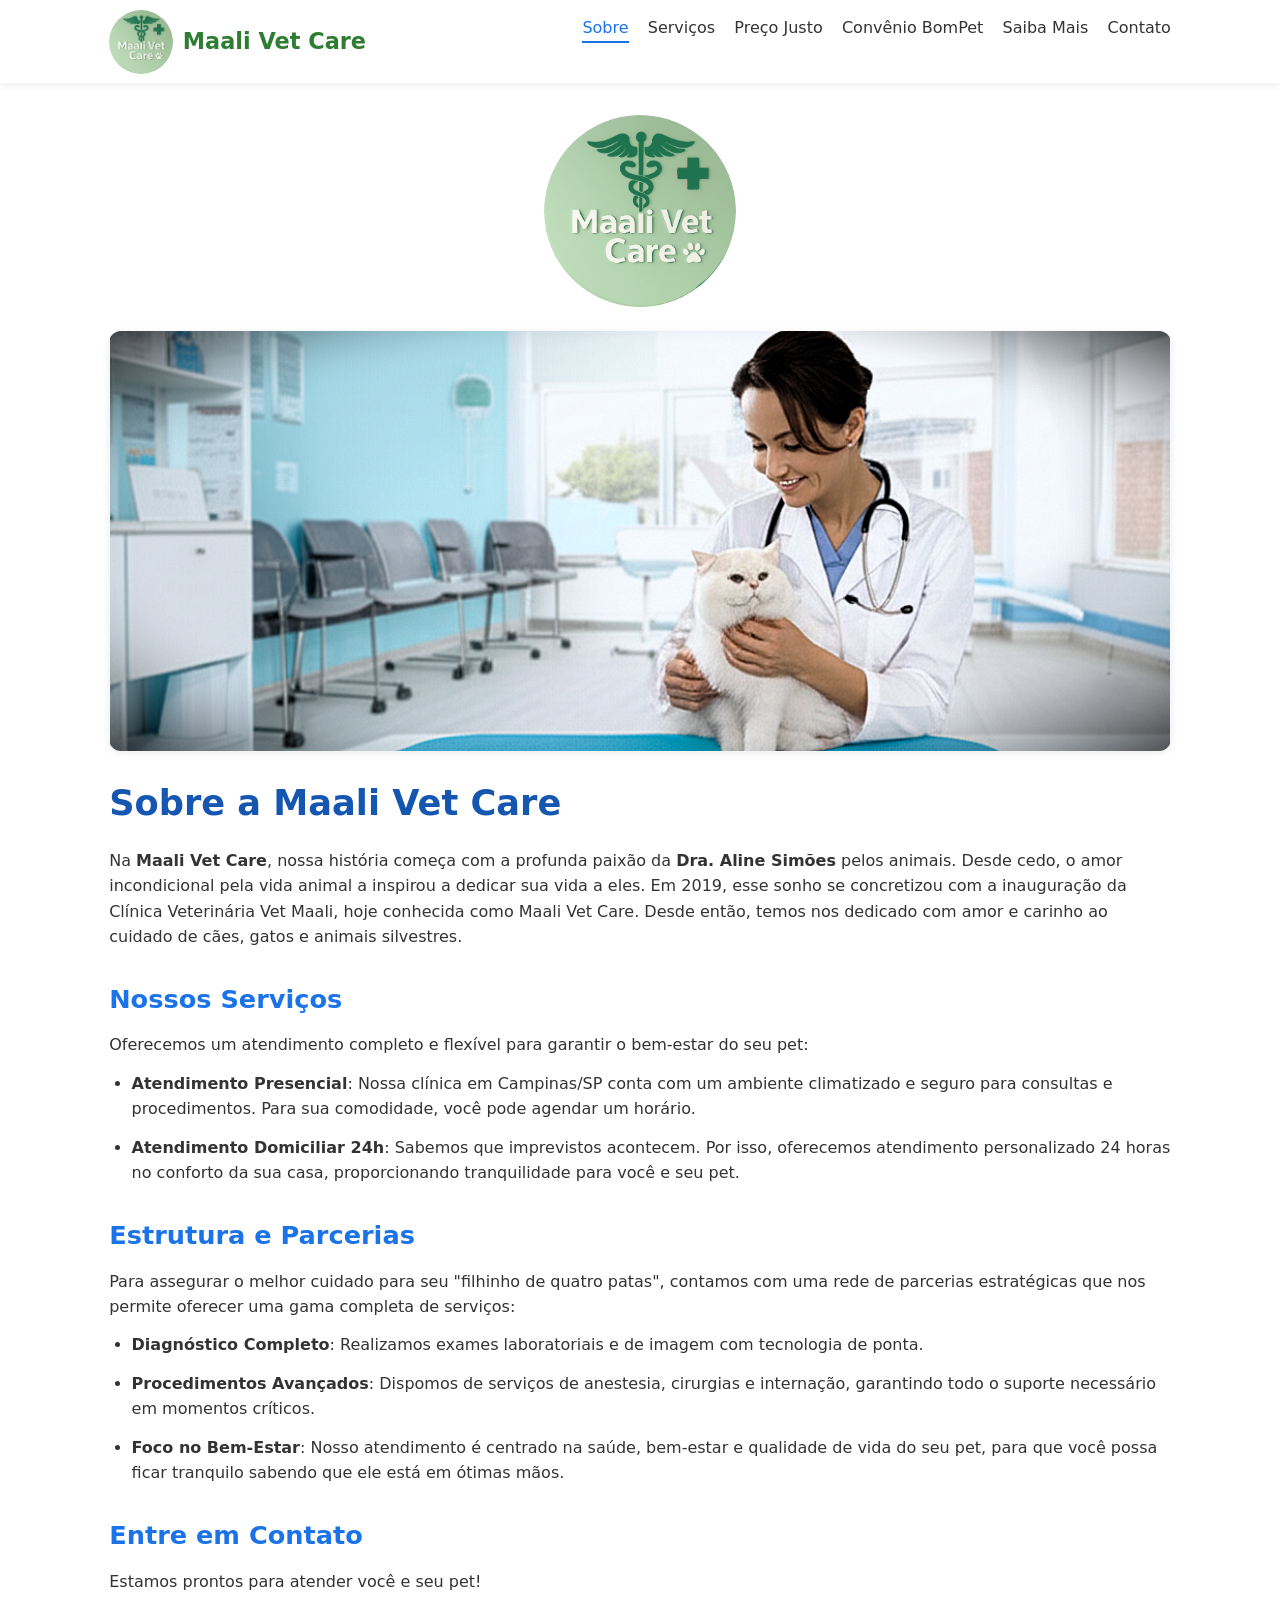
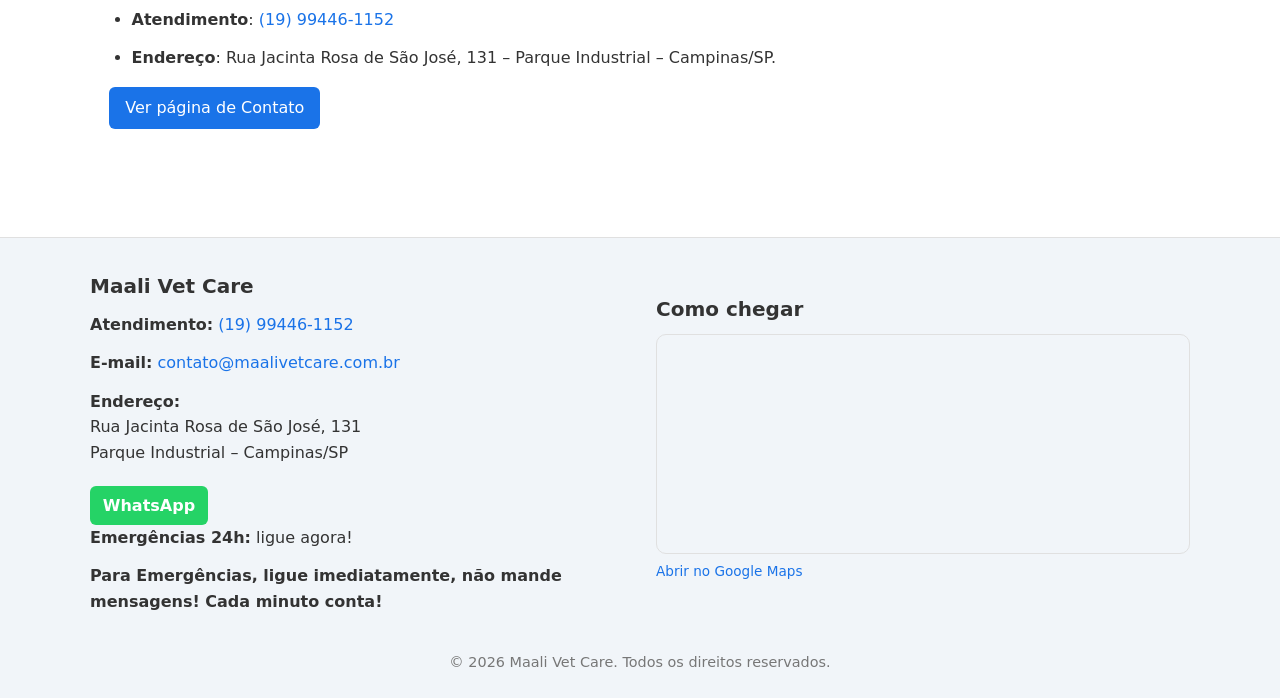
<file: index.html>
<!DOCTYPE html>
<html lang="pt-BR">
<head>
  <meta charset="UTF-8">
  <meta name="viewport" content="width=device-width, initial-scale=1.0">
  <title>Maali Vet Care - Clínica Veterinária em Campinas</title>
  <meta name="description" content="Maali Vet Care: atendimento veterinário presencial e domiciliar 24h em Campinas/SP. Dra. Aline Simões. Cuidado com amor para cães, gatos e silvestres.">
  <link rel="stylesheet" href="css/style.css">
</head>
<body>
  <header>
    <div class="header-inner">
      <a href="index.html" class="logo">
        <img src="imagens/logo.png" alt="Maali Vet Care" onerror="this.style.display='none'">
        <span>Maali <span>Vet Care</span></span>
      </a>
      <nav>
        <ul>
          <li><a href="index.html" class="active">Sobre</a></li>
          <li><a href="servicos.html">Serviços</a></li>
          <li><a href="preco-justo.html">Preço Justo</a></li>
          <li><a href="convenio-bompet.html">Convênio BomPet</a></li>
          <li><a href="saiba-mais.html">Saiba Mais</a></li>
          <li><a href="contato.html">Contato</a></li>
        </ul>
      </nav>
    </div>
  </header>

  <main>
    <div style="text-align:center; margin-bottom:1.5rem;">
      <a href="index.html">
        <img src="imagens/logo.png" alt="Maali Vet Care" style="height:192px; width:auto; margin:0 auto; border-radius:50%;">
      </a>
    </div>

    <img src="imagens/Sobre.png" alt="Dra. Aline Simões com um gato na clínica Maali Vet Care" class="hero-img">

    <h1>Sobre a Maali Vet Care</h1>

    <p>Na <strong>Maali Vet Care</strong>, nossa história começa com a profunda paixão da <strong>Dra. Aline Simões</strong> pelos animais. Desde cedo, o amor incondicional pela vida animal a inspirou a dedicar sua vida a eles. Em 2019, esse sonho se concretizou com a inauguração da Clínica Veterinária Vet Maali, hoje conhecida como Maali Vet Care. Desde então, temos nos dedicado com amor e carinho ao cuidado de cães, gatos e animais silvestres.</p>

    <h2>Nossos Serviços</h2>
    <p>Oferecemos um atendimento completo e flexível para garantir o bem-estar do seu pet:</p>
    <ul>
      <li><strong>Atendimento Presencial</strong>: Nossa clínica em Campinas/SP conta com um ambiente climatizado e seguro para consultas e procedimentos. Para sua comodidade, você pode agendar um horário.</li>
      <li><strong>Atendimento Domiciliar 24h</strong>: Sabemos que imprevistos acontecem. Por isso, oferecemos atendimento personalizado 24 horas no conforto da sua casa, proporcionando tranquilidade para você e seu pet.</li>
    </ul>

    <h2>Estrutura e Parcerias</h2>
    <p>Para assegurar o melhor cuidado para seu "filhinho de quatro patas", contamos com uma rede de parcerias estratégicas que nos permite oferecer uma gama completa de serviços:</p>
    <ul>
      <li><strong>Diagnóstico Completo</strong>: Realizamos exames laboratoriais e de imagem com tecnologia de ponta.</li>
      <li><strong>Procedimentos Avançados</strong>: Dispomos de serviços de anestesia, cirurgias e internação, garantindo todo o suporte necessário em momentos críticos.</li>
      <li><strong>Foco no Bem-Estar</strong>: Nosso atendimento é centrado na saúde, bem-estar e qualidade de vida do seu pet, para que você possa ficar tranquilo sabendo que ele está em ótimas mãos.</li>
    </ul>

    <h2>Entre em Contato</h2>
    <p>Estamos prontos para atender você e seu pet!</p>
    <ul>
      <li><strong>Atendimento</strong>: <a href="https://wa.me/5519994461152" target="_blank">(19) 99446-1152</a></li>
      <li><strong>Endereço</strong>: Rua Jacinta Rosa de São José, 131 – Parque Industrial – Campinas/SP.</li>
    </ul>
    <p><a href="contato.html" class="btn">Ver página de Contato</a></p>
  </main>

  <footer>
    <div class="footer-inner">
      <div class="footer-contact">
        <h3>Maali Vet Care</h3>
        <p><strong>Atendimento:</strong> <a href="https://wa.me/5519994461152" target="_blank">(19) 99446-1152</a></p>
        <p><strong>E-mail:</strong> <a href="mailto:contato@maalivetcare.com.br">contato@maalivetcare.com.br</a></p>
        <p><strong>Endereço:</strong><br>Rua Jacinta Rosa de São José, 131<br>Parque Industrial – Campinas/SP</p>
        <a href="https://wa.me/5519994461152" class="whatsapp" target="_blank">WhatsApp</a>
        <p><strong>Emergências 24h:</strong> ligue agora!</p>
        <p><strong>Para Emergências, ligue imediatamente, não mande mensagens! Cada minuto conta!</strong></p>
      </div>
      <div>
        <h3>Como chegar</h3>
        <div class="map-container">
          <iframe src="https://www.google.com/maps/embed?pb=!1m18!1m12!1m3!1d3674.707929248008!2d-47.08571422568373!3d-22.924141279242857!2m3!1f0!2f0!3f0!3m2!1i1024!2i768!4f13.1!3m3!1m2!1s0x94c8c7ed9b0084cd%3A0x182d134906885b27!2sMaali%20Vet%20Care%20Cl%C3%ADnica%20Veterin%C3%A1ria!5e0!3m2!1spt-BR!2sbr!4v1791651511752!5m2!1spt-BR!2sbr" allowfullscreen="" loading="lazy" referrerpolicy="no-referrer-when-downgrade"></iframe>
        </div>
        <p style="font-size:0.85rem; margin-top:0.4rem;"><a href="https://www.google.com/maps/search/?api=1&query=Rua+Jacinta+Rosa+de+S%C3%A3o+Jos%C3%A9+131+Parque+Industrial+Campinas+SP" target="_blank">Abrir no Google Maps</a></p>
      </div>
    </div>
    <div class="copyright">© 2026 Maali Vet Care. Todos os direitos reservados.</div>
  </footer>
</body>
</html>
</file>
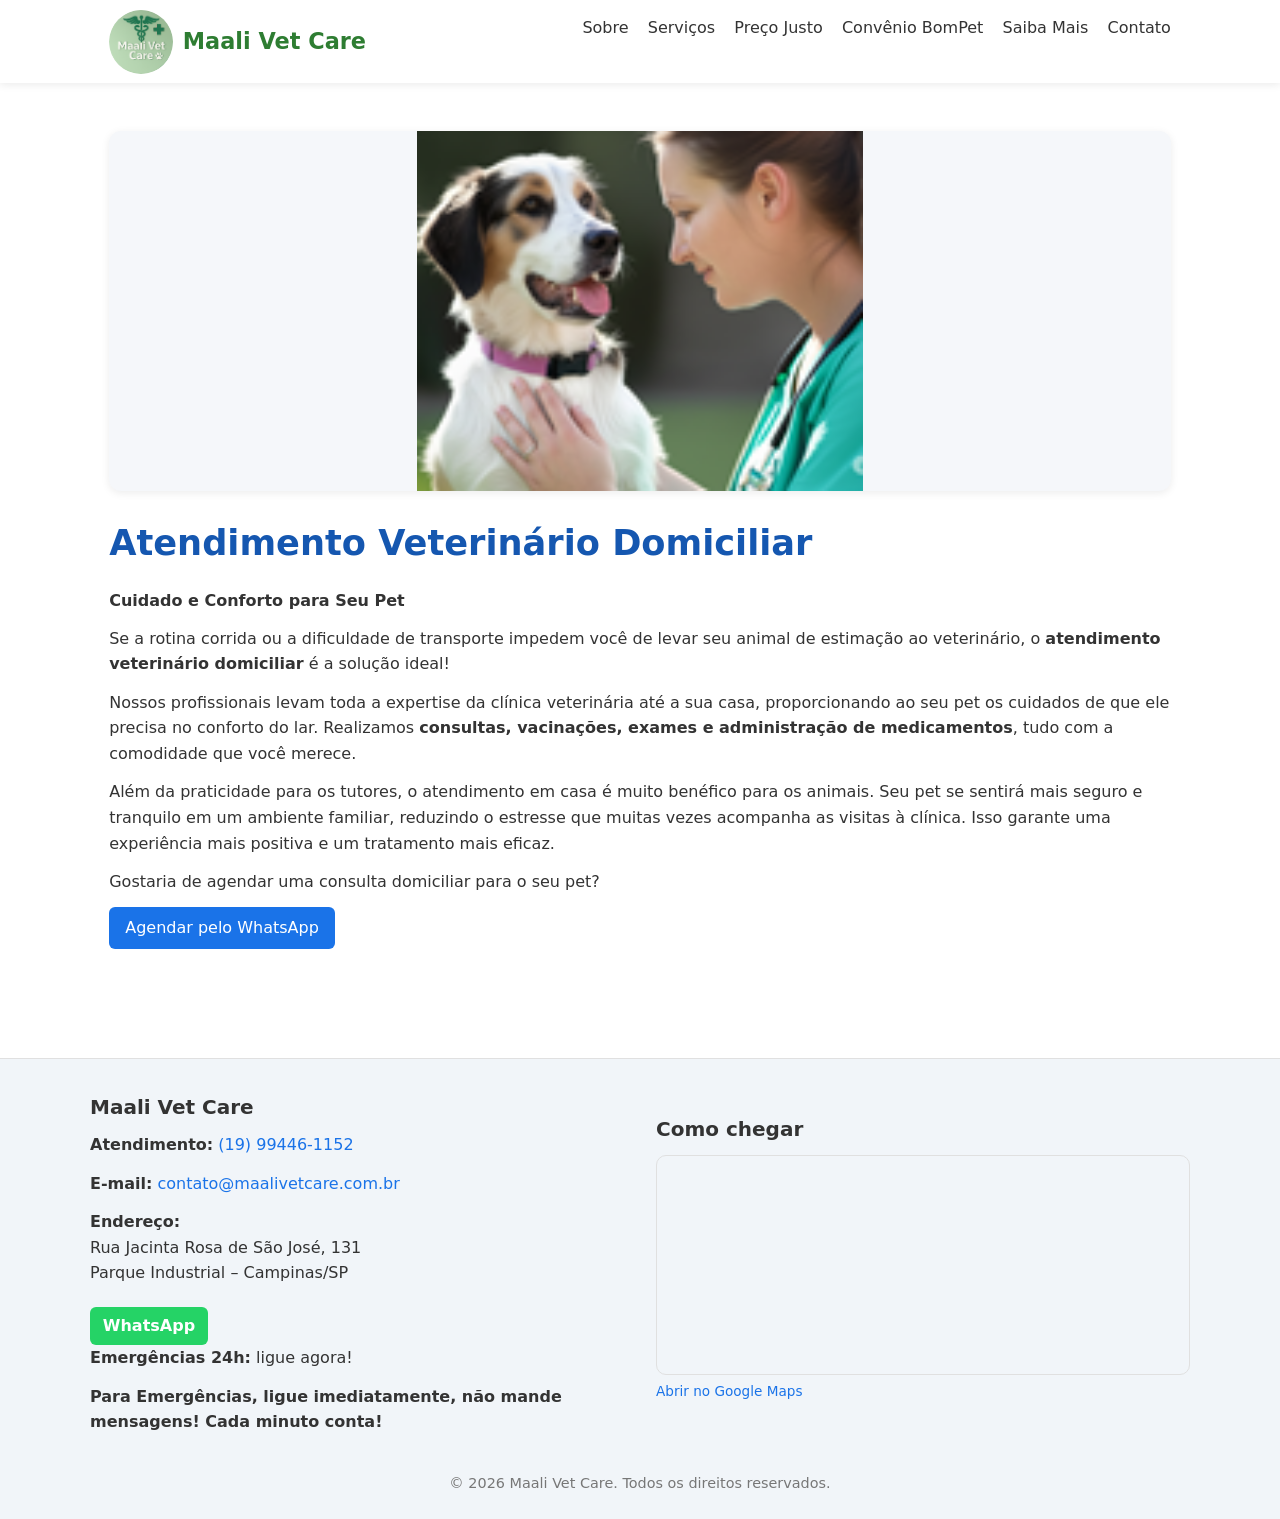
<file: atendimento-domiciliar.html>
<!DOCTYPE html>
<html lang="pt-BR">
<head>
  <meta charset="UTF-8">
  <meta name="viewport" content="width=device-width, initial-scale=1.0">
  <title>Atendimento Domiciliar - Maali Vet Care</title>
  <link rel="stylesheet" href="css/style.css">
</head>
<body>
  <header>
    <div class="header-inner">
      <a href="index.html" class="logo">
        <img src="imagens/logo.png" alt="Maali Vet Care" onerror="this.style.display='none'">
        <span>Maali <span>Vet Care</span></span>
      </a>
      <nav>
        <ul>
          <li><a href="index.html">Sobre</a></li>
          <li><a href="servicos.html">Serviços</a></li>
          <li><a href="preco-justo.html">Preço Justo</a></li>
          <li><a href="convenio-bompet.html">Convênio BomPet</a></li>
          <li><a href="saiba-mais.html">Saiba Mais</a></li>
          <li><a href="contato.html">Contato</a></li>
        </ul>
      </nav>
    </div>
  </header>

  <main>
    <img src="imagens/Atendimento Domiciliar.png" alt="Atendimento veterinário domiciliar" class="page-img">

    <h1>Atendimento Veterinário Domiciliar</h1>
    <p><strong>Cuidado e Conforto para Seu Pet</strong></p>

    <p>Se a rotina corrida ou a dificuldade de transporte impedem você de levar seu animal de estimação ao veterinário, o <strong>atendimento veterinário domiciliar</strong> é a solução ideal!</p>

    <p>Nossos profissionais levam toda a expertise da clínica veterinária até a sua casa, proporcionando ao seu pet os cuidados de que ele precisa no conforto do lar. Realizamos <strong>consultas, vacinações, exames e administração de medicamentos</strong>, tudo com a comodidade que você merece.</p>

    <p>Além da praticidade para os tutores, o atendimento em casa é muito benéfico para os animais. Seu pet se sentirá mais seguro e tranquilo em um ambiente familiar, reduzindo o estresse que muitas vezes acompanha as visitas à clínica. Isso garante uma experiência mais positiva e um tratamento mais eficaz.</p>

    <p>Gostaria de agendar uma consulta domiciliar para o seu pet?</p>
    <p><a href="https://wa.me/5519994461152" class="btn" target="_blank">Agendar pelo WhatsApp</a></p>
  </main>

  <footer>
    <div class="footer-inner">
      <div class="footer-contact">
        <h3>Maali Vet Care</h3>
        <p><strong>Atendimento:</strong> <a href="https://wa.me/5519994461152" target="_blank">(19) 99446-1152</a></p>
        <p><strong>E-mail:</strong> <a href="mailto:contato@maalivetcare.com.br">contato@maalivetcare.com.br</a></p>
        <p><strong>Endereço:</strong><br>Rua Jacinta Rosa de São José, 131<br>Parque Industrial – Campinas/SP</p>
        <a href="https://wa.me/5519994461152" class="whatsapp" target="_blank">WhatsApp</a>
        <p><strong>Emergências 24h:</strong> ligue agora!</p>
        <p><strong>Para Emergências, ligue imediatamente, não mande mensagens! Cada minuto conta!</strong></p>
      </div>
      <div>
        <h3>Como chegar</h3>
        <div class="map-container">
          <iframe src="https://www.google.com/maps/embed?pb=!1m18!1m12!1m3!1d3674.707929248008!2d-47.08571422568373!3d-22.924141279242857!2m3!1f0!2f0!3f0!3m2!1i1024!2i768!4f13.1!3m3!1m2!1s0x94c8c7ed9b0084cd%3A0x182d134906885b27!2sMaali%20Vet%20Care%20Cl%C3%ADnica%20Veterin%C3%A1ria!5e0!3m2!1spt-BR!2sbr!4v1791651511752!5m2!1spt-BR!2sbr" allowfullscreen="" loading="lazy" referrerpolicy="no-referrer-when-downgrade"></iframe>
        </div>
        <p style="font-size:0.85rem; margin-top:0.4rem;"><a href="https://www.google.com/maps/search/?api=1&query=Rua+Jacinta+Rosa+de+S%C3%A3o+Jos%C3%A9+131+Parque+Industrial+Campinas+SP" target="_blank">Abrir no Google Maps</a></p>
      </div>
    </div>
    <div class="copyright">© 2026 Maali Vet Care. Todos os direitos reservados.</div>
  </footer>
</body>
</html>
</file>
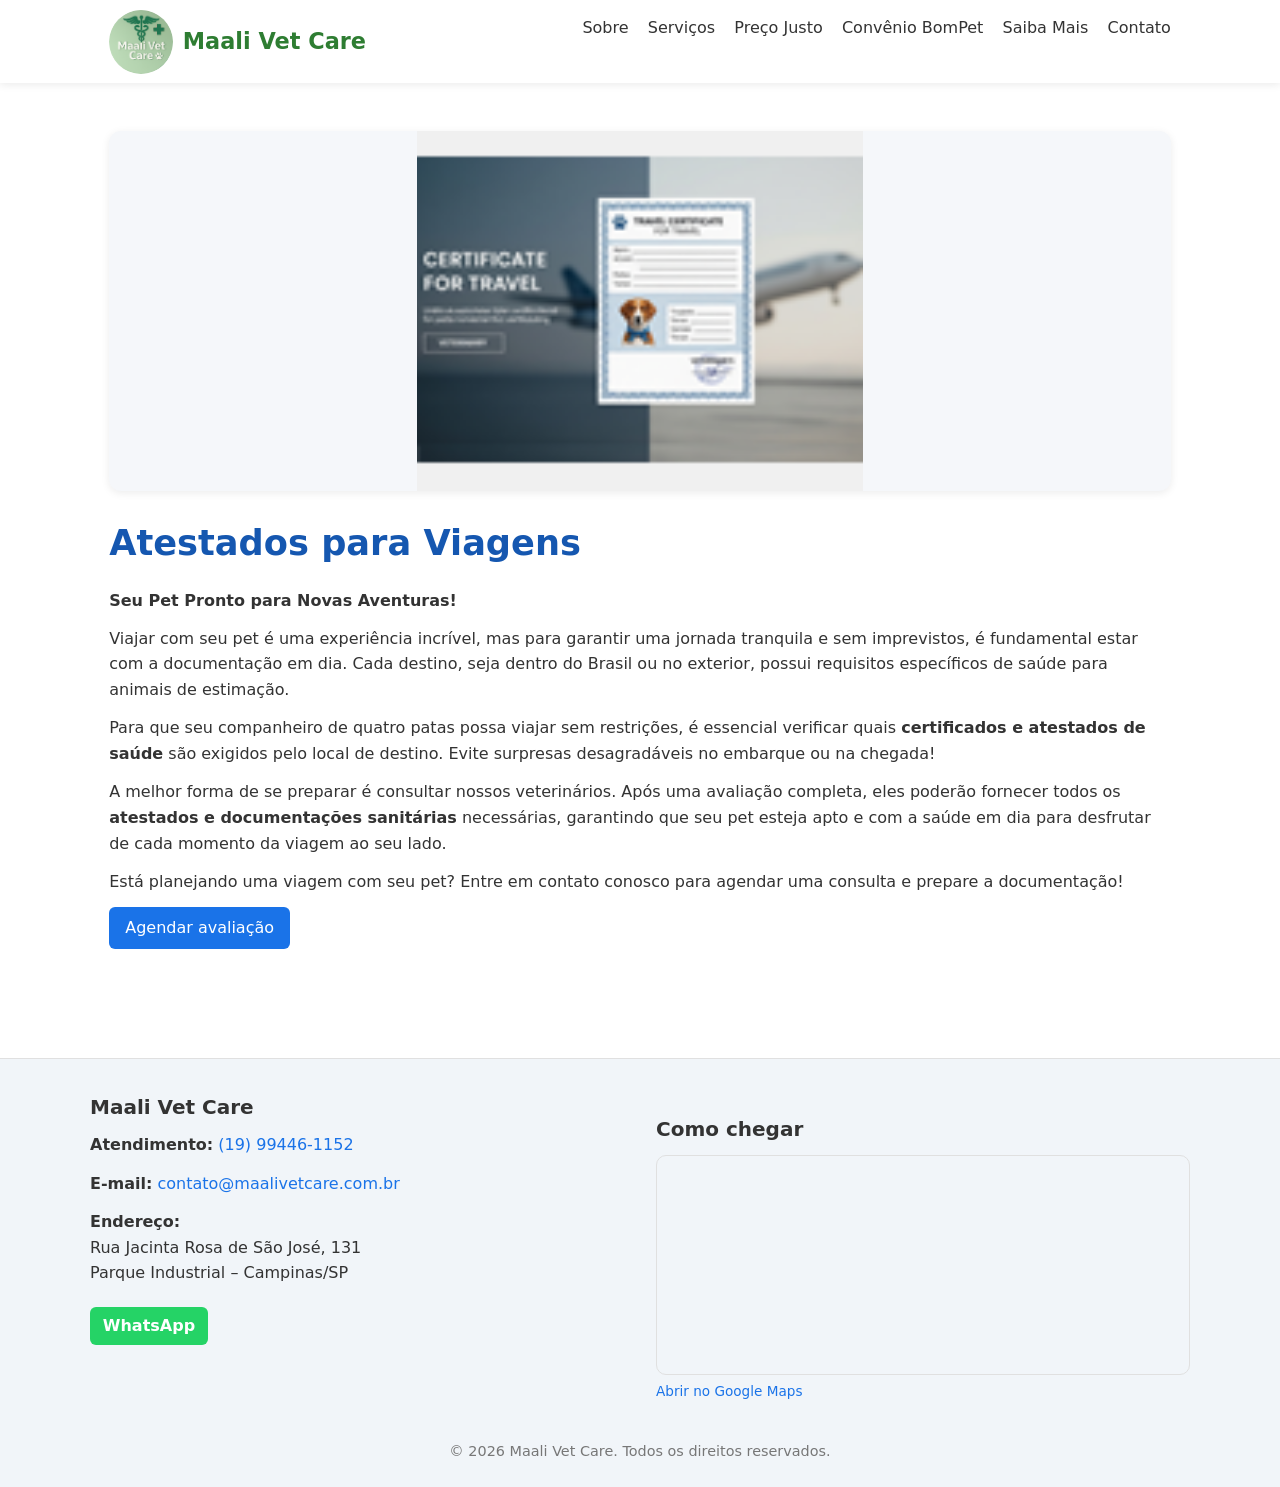
<file: atestados-viagens.html>
<!DOCTYPE html>
<html lang="pt-BR">
<head>
  <meta charset="UTF-8">
  <meta name="viewport" content="width=device-width, initial-scale=1.0">
  <title>Atestados para Viagens - Maali Vet Care</title>
  <link rel="stylesheet" href="css/style.css">
</head>
<body>
  <header>
    <div class="header-inner">
      <a href="index.html" class="logo">
        <img src="imagens/logo.png" alt="Maali Vet Care" onerror="this.style.display='none'">
        <span>Maali <span>Vet Care</span></span>
      </a>
      <nav>
        <ul>
          <li><a href="index.html">Sobre</a></li>
          <li><a href="servicos.html">Serviços</a></li>
          <li><a href="preco-justo.html">Preço Justo</a></li>
          <li><a href="convenio-bompet.html">Convênio BomPet</a></li>
          <li><a href="saiba-mais.html">Saiba Mais</a></li>
          <li><a href="contato.html">Contato</a></li>
        </ul>
      </nav>
    </div>
  </header>

  <main>
    <img src="imagens/Atestado Viagens.png" alt="Atestados para viagens com pets" class="page-img">

    <h1>Atestados para Viagens</h1>
    <p><strong>Seu Pet Pronto para Novas Aventuras!</strong></p>

    <p>Viajar com seu pet é uma experiência incrível, mas para garantir uma jornada tranquila e sem imprevistos, é fundamental estar com a documentação em dia. Cada destino, seja dentro do Brasil ou no exterior, possui requisitos específicos de saúde para animais de estimação.</p>

    <p>Para que seu companheiro de quatro patas possa viajar sem restrições, é essencial verificar quais <strong>certificados e atestados de saúde</strong> são exigidos pelo local de destino. Evite surpresas desagradáveis no embarque ou na chegada!</p>

    <p>A melhor forma de se preparar é consultar nossos veterinários. Após uma avaliação completa, eles poderão fornecer todos os <strong>atestados e documentações sanitárias</strong> necessárias, garantindo que seu pet esteja apto e com a saúde em dia para desfrutar de cada momento da viagem ao seu lado.</p>

    <p>Está planejando uma viagem com seu pet? Entre em contato conosco para agendar uma consulta e prepare a documentação!</p>
    <p><a href="https://wa.me/5519994461152" class="btn" target="_blank">Agendar avaliação</a></p>
  </main>

  <footer>
    <div class="footer-inner">
      <div class="footer-contact">
        <h3>Maali Vet Care</h3>
        <p><strong>Atendimento:</strong> <a href="https://wa.me/5519994461152" target="_blank">(19) 99446-1152</a></p>
        <p><strong>E-mail:</strong> <a href="mailto:contato@maalivetcare.com.br">contato@maalivetcare.com.br</a></p>
        <p><strong>Endereço:</strong><br>Rua Jacinta Rosa de São José, 131<br>Parque Industrial – Campinas/SP</p>
        <a href="https://wa.me/5519994461152" class="whatsapp" target="_blank">WhatsApp</a>
      </div>
      <div>
        <h3>Como chegar</h3>
        <div class="map-container">
          <iframe src="https://www.google.com/maps/embed?pb=!1m18!1m12!1m3!1d3674.707929248008!2d-47.08571422568373!3d-22.924141279242857!2m3!1f0!2f0!3f0!3m2!1i1024!2i768!4f13.1!3m3!1m2!1s0x94c8c7ed9b0084cd%3A0x182d134906885b27!2sMaali%20Vet%20Care%20Cl%C3%ADnica%20Veterin%C3%A1ria!5e0!3m2!1spt-BR!2sbr!4v1791651511752!5m2!1spt-BR!2sbr" allowfullscreen="" loading="lazy" referrerpolicy="no-referrer-when-downgrade"></iframe>
        </div>
        <p style="font-size:0.85rem; margin-top:0.4rem;"><a href="https://www.google.com/maps/search/?api=1&query=Rua+Jacinta+Rosa+de+S%C3%A3o+Jos%C3%A9+131+Parque+Industrial+Campinas+SP" target="_blank">Abrir no Google Maps</a></p>
      </div>
    </div>
    <div class="copyright">© 2026 Maali Vet Care. Todos os direitos reservados.</div>
  </footer>
</body>
</html>
</file>
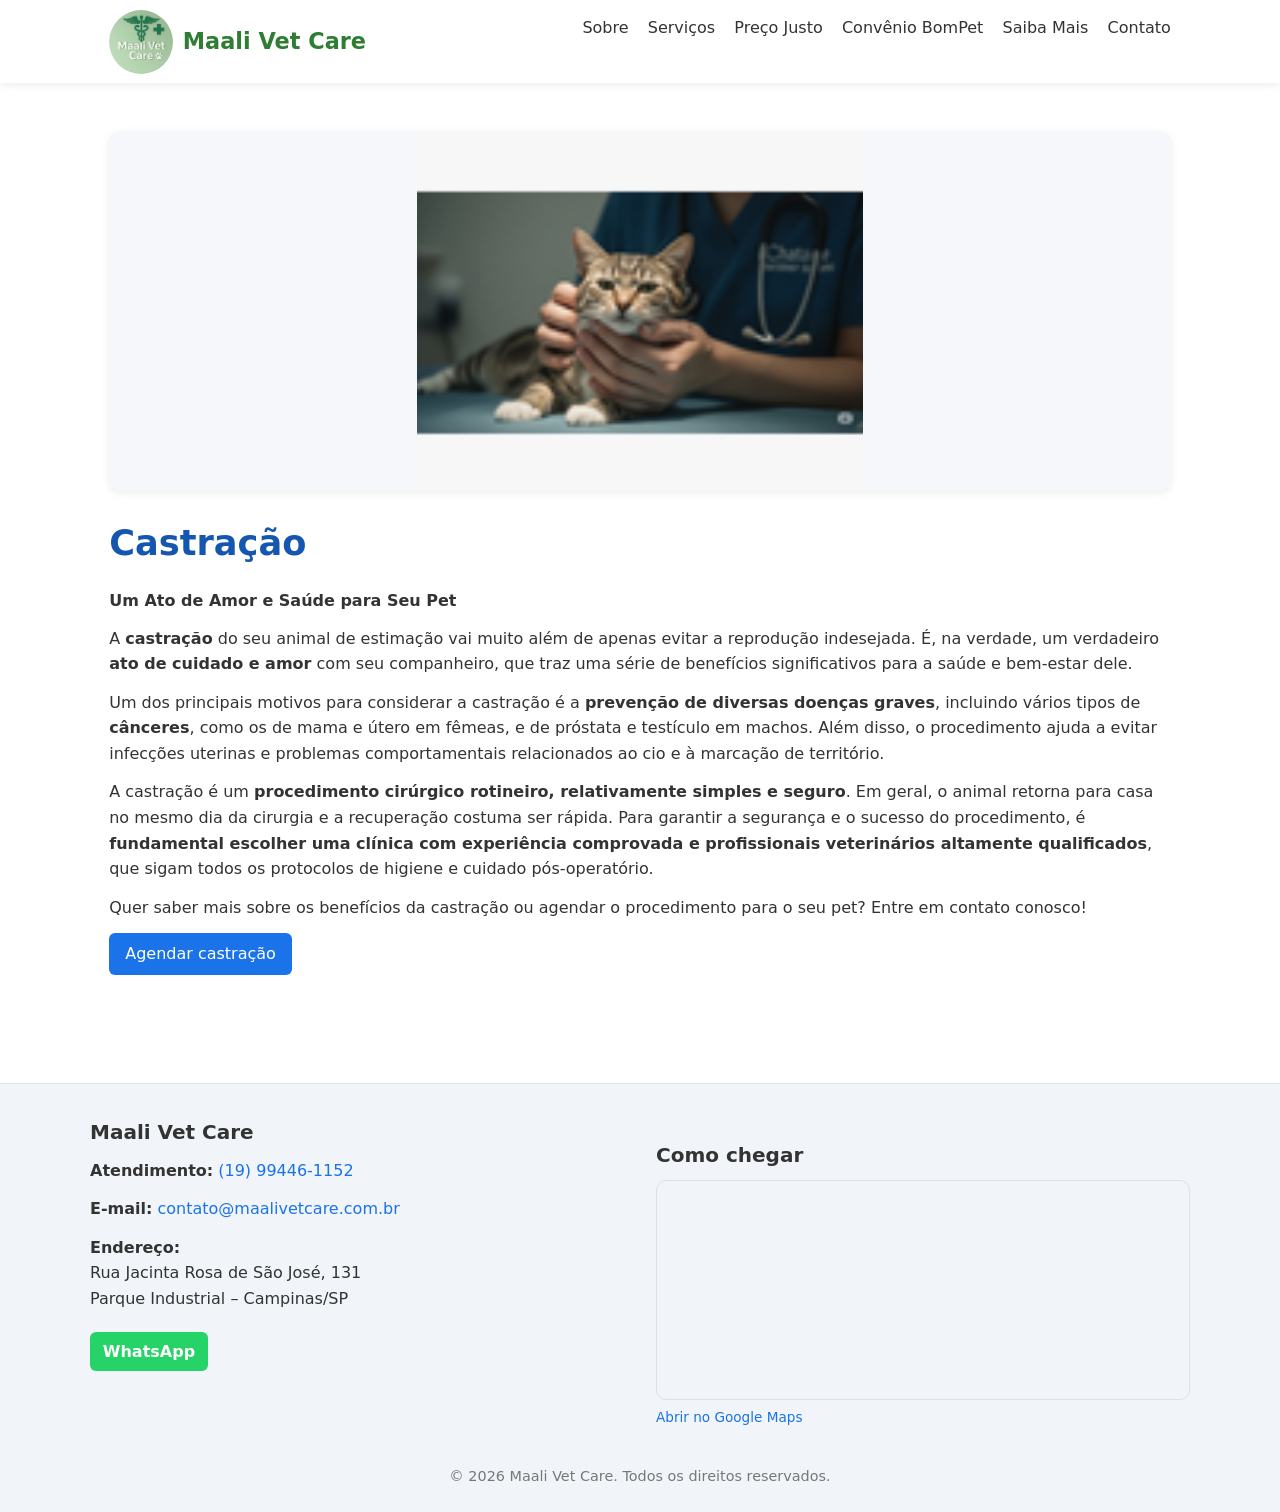
<file: castracao.html>
<!DOCTYPE html>
<html lang="pt-BR">
<head>
  <meta charset="UTF-8">
  <meta name="viewport" content="width=device-width, initial-scale=1.0">
  <title>Castração - Maali Vet Care</title>
  <link rel="stylesheet" href="css/style.css">
</head>
<body>
  <header>
    <div class="header-inner">
      <a href="index.html" class="logo">
        <img src="imagens/logo.png" alt="Maali Vet Care" onerror="this.style.display='none'">
        <span>Maali <span>Vet Care</span></span>
      </a>
      <nav>
        <ul>
          <li><a href="index.html">Sobre</a></li>
          <li><a href="servicos.html">Serviços</a></li>
          <li><a href="preco-justo.html">Preço Justo</a></li>
          <li><a href="convenio-bompet.html">Convênio BomPet</a></li>
          <li><a href="saiba-mais.html">Saiba Mais</a></li>
          <li><a href="contato.html">Contato</a></li>
        </ul>
      </nav>
    </div>
  </header>

  <main>
    <img src="imagens/Castração.png" alt="Castração de pets" class="page-img">

    <h1>Castração</h1>
    <p><strong>Um Ato de Amor e Saúde para Seu Pet</strong></p>

    <p>A <strong>castração</strong> do seu animal de estimação vai muito além de apenas evitar a reprodução indesejada. É, na verdade, um verdadeiro <strong>ato de cuidado e amor</strong> com seu companheiro, que traz uma série de benefícios significativos para a saúde e bem-estar dele.</p>

    <p>Um dos principais motivos para considerar a castração é a <strong>prevenção de diversas doenças graves</strong>, incluindo vários tipos de <strong>cânceres</strong>, como os de mama e útero em fêmeas, e de próstata e testículo em machos. Além disso, o procedimento ajuda a evitar infecções uterinas e problemas comportamentais relacionados ao cio e à marcação de território.</p>

    <p>A castração é um <strong>procedimento cirúrgico rotineiro, relativamente simples e seguro</strong>. Em geral, o animal retorna para casa no mesmo dia da cirurgia e a recuperação costuma ser rápida. Para garantir a segurança e o sucesso do procedimento, é <strong>fundamental escolher uma clínica com experiência comprovada e profissionais veterinários altamente qualificados</strong>, que sigam todos os protocolos de higiene e cuidado pós-operatório.</p>

    <p>Quer saber mais sobre os benefícios da castração ou agendar o procedimento para o seu pet? Entre em contato conosco!</p>
    <p><a href="https://wa.me/5519994461152" class="btn" target="_blank">Agendar castração</a></p>
  </main>

  <footer>
    <div class="footer-inner">
      <div class="footer-contact">
        <h3>Maali Vet Care</h3>
        <p><strong>Atendimento:</strong> <a href="https://wa.me/5519994461152" target="_blank">(19) 99446-1152</a></p>
        <p><strong>E-mail:</strong> <a href="mailto:contato@maalivetcare.com.br">contato@maalivetcare.com.br</a></p>
        <p><strong>Endereço:</strong><br>Rua Jacinta Rosa de São José, 131<br>Parque Industrial – Campinas/SP</p>
        <a href="https://wa.me/5519994461152" class="whatsapp" target="_blank">WhatsApp</a>
      </div>
      <div>
        <h3>Como chegar</h3>
        <div class="map-container">
          <iframe src="https://www.google.com/maps/embed?pb=!1m18!1m12!1m3!1d3674.707929248008!2d-47.08571422568373!3d-22.924141279242857!2m3!1f0!2f0!3f0!3m2!1i1024!2i768!4f13.1!3m3!1m2!1s0x94c8c7ed9b0084cd%3A0x182d134906885b27!2sMaali%20Vet%20Care%20Cl%C3%ADnica%20Veterin%C3%A1ria!5e0!3m2!1spt-BR!2sbr!4v1791651511752!5m2!1spt-BR!2sbr" allowfullscreen="" loading="lazy" referrerpolicy="no-referrer-when-downgrade"></iframe>
        </div>
        <p style="font-size:0.85rem; margin-top:0.4rem;"><a href="https://www.google.com/maps/search/?api=1&query=Rua+Jacinta+Rosa+de+S%C3%A3o+Jos%C3%A9+131+Parque+Industrial+Campinas+SP" target="_blank">Abrir no Google Maps</a></p>
      </div>
    </div>
    <div class="copyright">© 2026 Maali Vet Care. Todos os direitos reservados.</div>
  </footer>
</body>
</html>
</file>
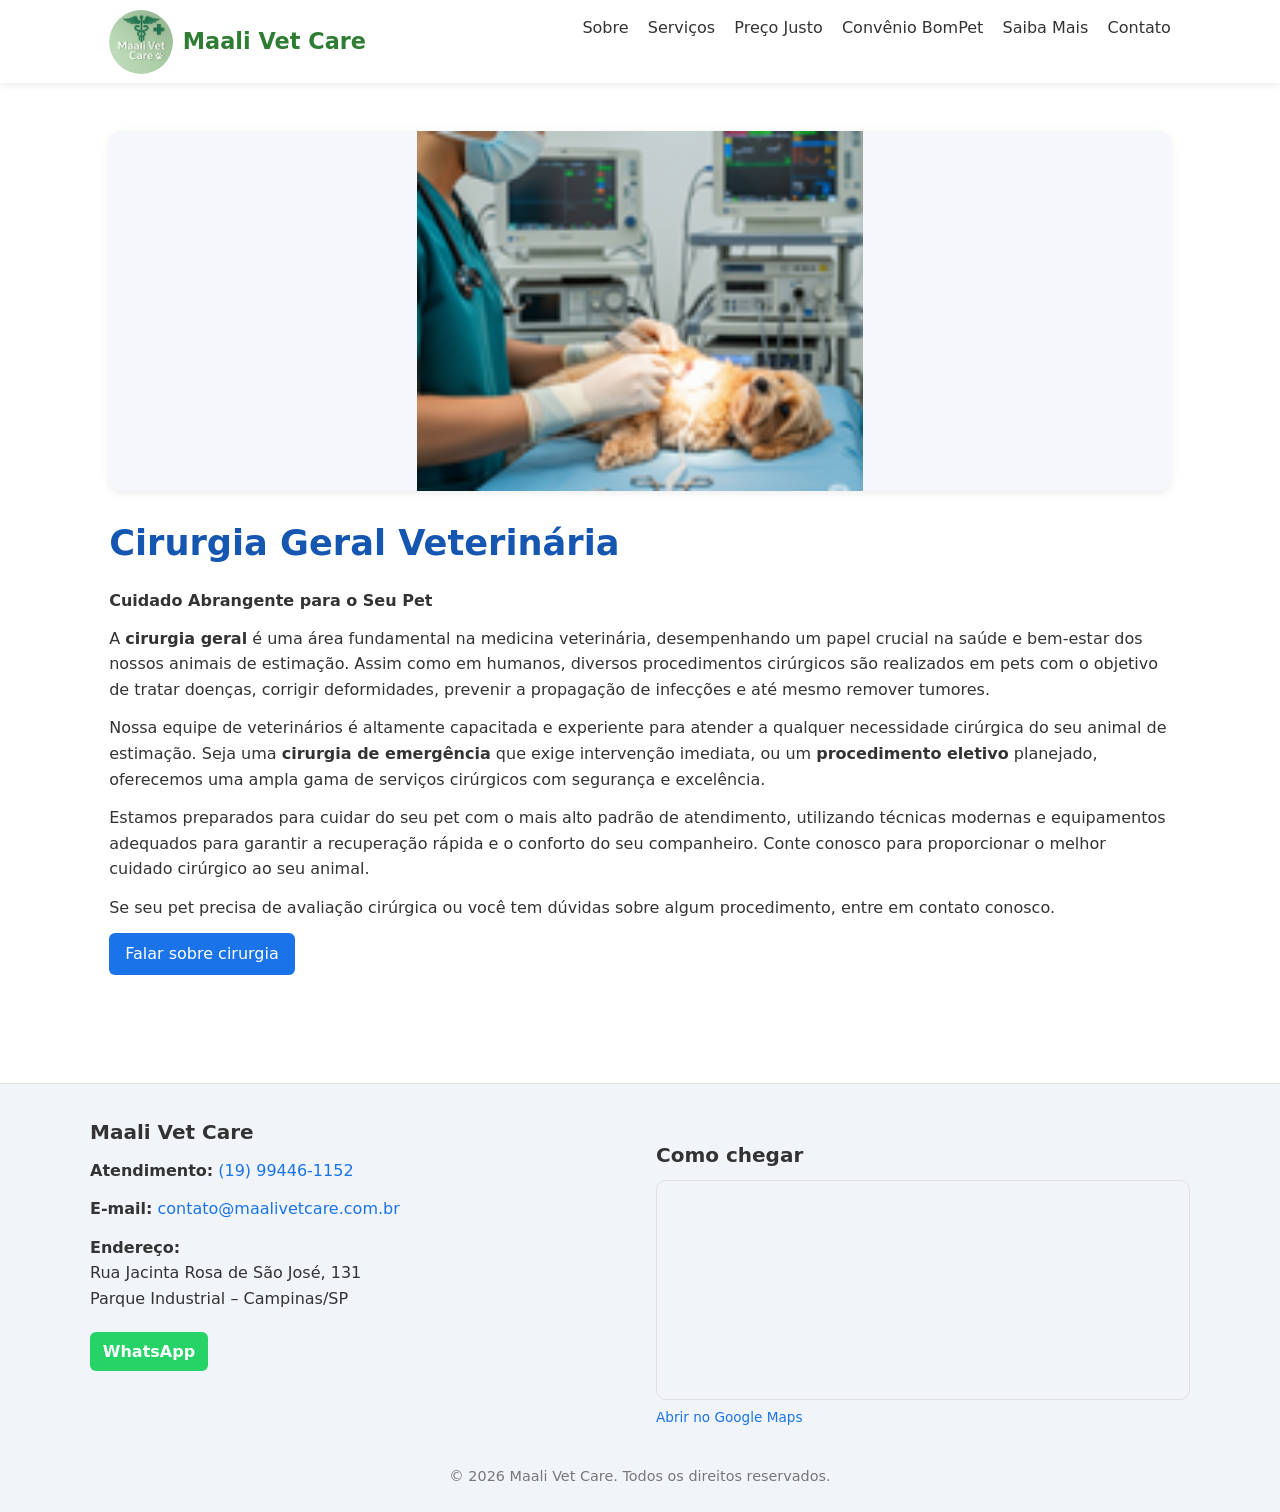
<file: cirurgia-geral.html>
<!DOCTYPE html>
<html lang="pt-BR">
<head>
  <meta charset="UTF-8">
  <meta name="viewport" content="width=device-width, initial-scale=1.0">
  <title>Cirurgia Geral - Maali Vet Care</title>
  <link rel="stylesheet" href="css/style.css">
</head>
<body>
  <header>
    <div class="header-inner">
      <a href="index.html" class="logo">
        <img src="imagens/logo.png" alt="Maali Vet Care" onerror="this.style.display='none'">
        <span>Maali <span>Vet Care</span></span>
      </a>
      <nav>
        <ul>
          <li><a href="index.html">Sobre</a></li>
          <li><a href="servicos.html">Serviços</a></li>
          <li><a href="preco-justo.html">Preço Justo</a></li>
          <li><a href="convenio-bompet.html">Convênio BomPet</a></li>
          <li><a href="saiba-mais.html">Saiba Mais</a></li>
          <li><a href="contato.html">Contato</a></li>
        </ul>
      </nav>
    </div>
  </header>

  <main>
    <img src="imagens/Cirugia geral.png" alt="Cirurgia veterinária" class="page-img">

    <h1>Cirurgia Geral Veterinária</h1>
    <p><strong>Cuidado Abrangente para o Seu Pet</strong></p>

    <p>A <strong>cirurgia geral</strong> é uma área fundamental na medicina veterinária, desempenhando um papel crucial na saúde e bem-estar dos nossos animais de estimação. Assim como em humanos, diversos procedimentos cirúrgicos são realizados em pets com o objetivo de tratar doenças, corrigir deformidades, prevenir a propagação de infecções e até mesmo remover tumores.</p>

    <p>Nossa equipe de veterinários é altamente capacitada e experiente para atender a qualquer necessidade cirúrgica do seu animal de estimação. Seja uma <strong>cirurgia de emergência</strong> que exige intervenção imediata, ou um <strong>procedimento eletivo</strong> planejado, oferecemos uma ampla gama de serviços cirúrgicos com segurança e excelência.</p>

    <p>Estamos preparados para cuidar do seu pet com o mais alto padrão de atendimento, utilizando técnicas modernas e equipamentos adequados para garantir a recuperação rápida e o conforto do seu companheiro. Conte conosco para proporcionar o melhor cuidado cirúrgico ao seu animal.</p>

    <p>Se seu pet precisa de avaliação cirúrgica ou você tem dúvidas sobre algum procedimento, entre em contato conosco.</p>
    <p><a href="https://wa.me/5519994461152" class="btn" target="_blank">Falar sobre cirurgia</a></p>
  </main>

  <footer>
    <div class="footer-inner">
      <div class="footer-contact">
        <h3>Maali Vet Care</h3>
        <p><strong>Atendimento:</strong> <a href="https://wa.me/5519994461152" target="_blank">(19) 99446-1152</a></p>
        <p><strong>E-mail:</strong> <a href="mailto:contato@maalivetcare.com.br">contato@maalivetcare.com.br</a></p>
        <p><strong>Endereço:</strong><br>Rua Jacinta Rosa de São José, 131<br>Parque Industrial – Campinas/SP</p>
        <a href="https://wa.me/5519994461152" class="whatsapp" target="_blank">WhatsApp</a>
      </div>
      <div>
        <h3>Como chegar</h3>
        <div class="map-container">
          <iframe src="https://www.google.com/maps/embed?pb=!1m18!1m12!1m3!1d3674.707929248008!2d-47.08571422568373!3d-22.924141279242857!2m3!1f0!2f0!3f0!3m2!1i1024!2i768!4f13.1!3m3!1m2!1s0x94c8c7ed9b0084cd%3A0x182d134906885b27!2sMaali%20Vet%20Care%20Cl%C3%ADnica%20Veterin%C3%A1ria!5e0!3m2!1spt-BR!2sbr!4v1791651511752!5m2!1spt-BR!2sbr" allowfullscreen="" loading="lazy" referrerpolicy="no-referrer-when-downgrade"></iframe>
        </div>
        <p style="font-size:0.85rem; margin-top:0.4rem;"><a href="https://www.google.com/maps/search/?api=1&query=Rua+Jacinta+Rosa+de+S%C3%A3o+Jos%C3%A9+131+Parque+Industrial+Campinas+SP" target="_blank">Abrir no Google Maps</a></p>
      </div>
    </div>
    <div class="copyright">© 2026 Maali Vet Care. Todos os direitos reservados.</div>
  </footer>
</body>
</html>
</file>
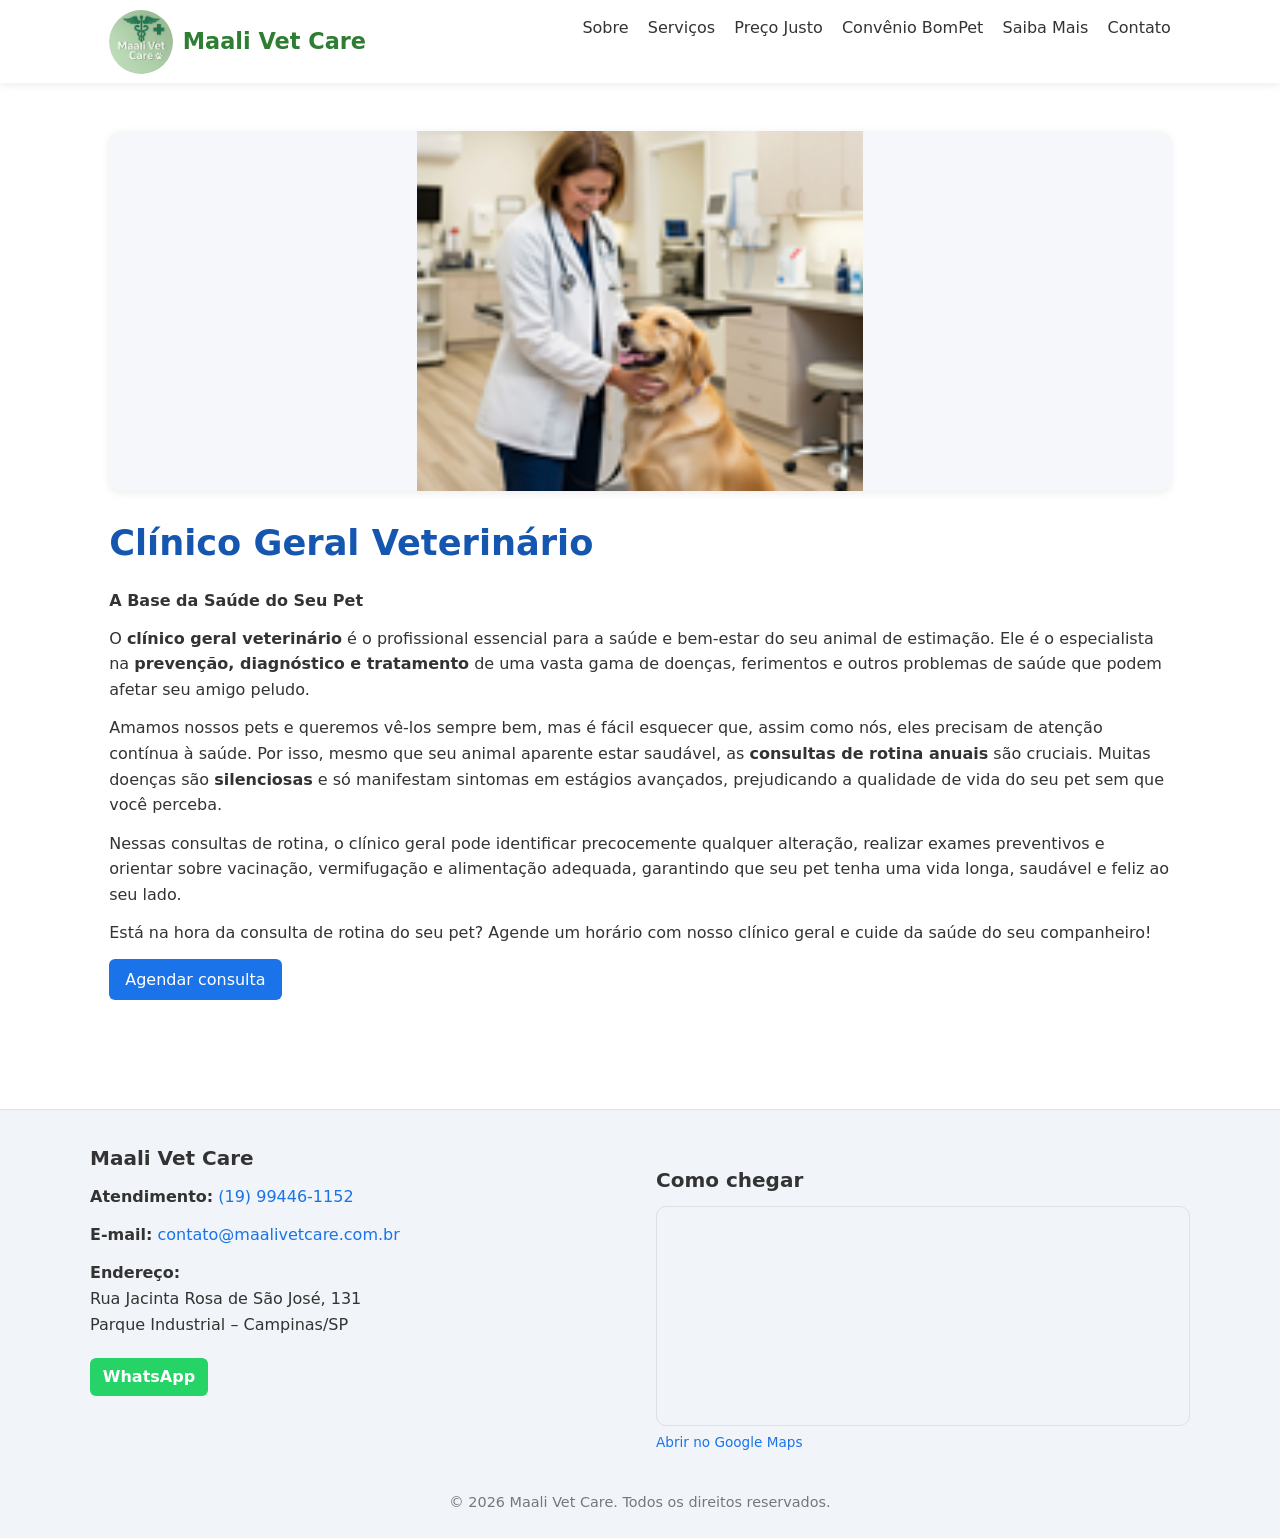
<file: clinico-geral.html>
<!DOCTYPE html>
<html lang="pt-BR">
<head>
  <meta charset="UTF-8">
  <meta name="viewport" content="width=device-width, initial-scale=1.0">
  <title>Clínico Geral - Maali Vet Care</title>
  <link rel="stylesheet" href="css/style.css">
</head>
<body>
  <header>
    <div class="header-inner">
      <a href="index.html" class="logo">
        <img src="imagens/logo.png" alt="Maali Vet Care" onerror="this.style.display='none'">
        <span>Maali <span>Vet Care</span></span>
      </a>
      <nav>
        <ul>
          <li><a href="index.html">Sobre</a></li>
          <li><a href="servicos.html">Serviços</a></li>
          <li><a href="preco-justo.html">Preço Justo</a></li>
          <li><a href="convenio-bompet.html">Convênio BomPet</a></li>
          <li><a href="saiba-mais.html">Saiba Mais</a></li>
          <li><a href="contato.html">Contato</a></li>
        </ul>
      </nav>
    </div>
  </header>

  <main>
    <img src="imagens/Clinica geral.png" alt="Clínico geral veterinário" class="page-img">

    <h1>Clínico Geral Veterinário</h1>
    <p><strong>A Base da Saúde do Seu Pet</strong></p>

    <p>O <strong>clínico geral veterinário</strong> é o profissional essencial para a saúde e bem-estar do seu animal de estimação. Ele é o especialista na <strong>prevenção, diagnóstico e tratamento</strong> de uma vasta gama de doenças, ferimentos e outros problemas de saúde que podem afetar seu amigo peludo.</p>

    <p>Amamos nossos pets e queremos vê-los sempre bem, mas é fácil esquecer que, assim como nós, eles precisam de atenção contínua à saúde. Por isso, mesmo que seu animal aparente estar saudável, as <strong>consultas de rotina anuais</strong> são cruciais. Muitas doenças são <strong>silenciosas</strong> e só manifestam sintomas em estágios avançados, prejudicando a qualidade de vida do seu pet sem que você perceba.</p>

    <p>Nessas consultas de rotina, o clínico geral pode identificar precocemente qualquer alteração, realizar exames preventivos e orientar sobre vacinação, vermifugação e alimentação adequada, garantindo que seu pet tenha uma vida longa, saudável e feliz ao seu lado.</p>

    <p>Está na hora da consulta de rotina do seu pet? Agende um horário com nosso clínico geral e cuide da saúde do seu companheiro!</p>
    <p><a href="https://wa.me/5519994461152" class="btn" target="_blank">Agendar consulta</a></p>
  </main>

  <footer>
    <div class="footer-inner">
      <div class="footer-contact">
        <h3>Maali Vet Care</h3>
        <p><strong>Atendimento:</strong> <a href="https://wa.me/5519994461152" target="_blank">(19) 99446-1152</a></p>
        <p><strong>E-mail:</strong> <a href="mailto:contato@maalivetcare.com.br">contato@maalivetcare.com.br</a></p>
        <p><strong>Endereço:</strong><br>Rua Jacinta Rosa de São José, 131<br>Parque Industrial – Campinas/SP</p>
        <a href="https://wa.me/5519994461152" class="whatsapp" target="_blank">WhatsApp</a>
      </div>
      <div>
        <h3>Como chegar</h3>
        <div class="map-container">
          <iframe src="https://www.google.com/maps/embed?pb=!1m18!1m12!1m3!1d3674.707929248008!2d-47.08571422568373!3d-22.924141279242857!2m3!1f0!2f0!3f0!3m2!1i1024!2i768!4f13.1!3m3!1m2!1s0x94c8c7ed9b0084cd%3A0x182d134906885b27!2sMaali%20Vet%20Care%20Cl%C3%ADnica%20Veterin%C3%A1ria!5e0!3m2!1spt-BR!2sbr!4v1791651511752!5m2!1spt-BR!2sbr" allowfullscreen="" loading="lazy" referrerpolicy="no-referrer-when-downgrade"></iframe>
        </div>
        <p style="font-size:0.85rem; margin-top:0.4rem;"><a href="https://www.google.com/maps/search/?api=1&query=Rua+Jacinta+Rosa+de+S%C3%A3o+Jos%C3%A9+131+Parque+Industrial+Campinas+SP" target="_blank">Abrir no Google Maps</a></p>
      </div>
    </div>
    <div class="copyright">© 2026 Maali Vet Care. Todos os direitos reservados.</div>
  </footer>
</body>
</html>
</file>
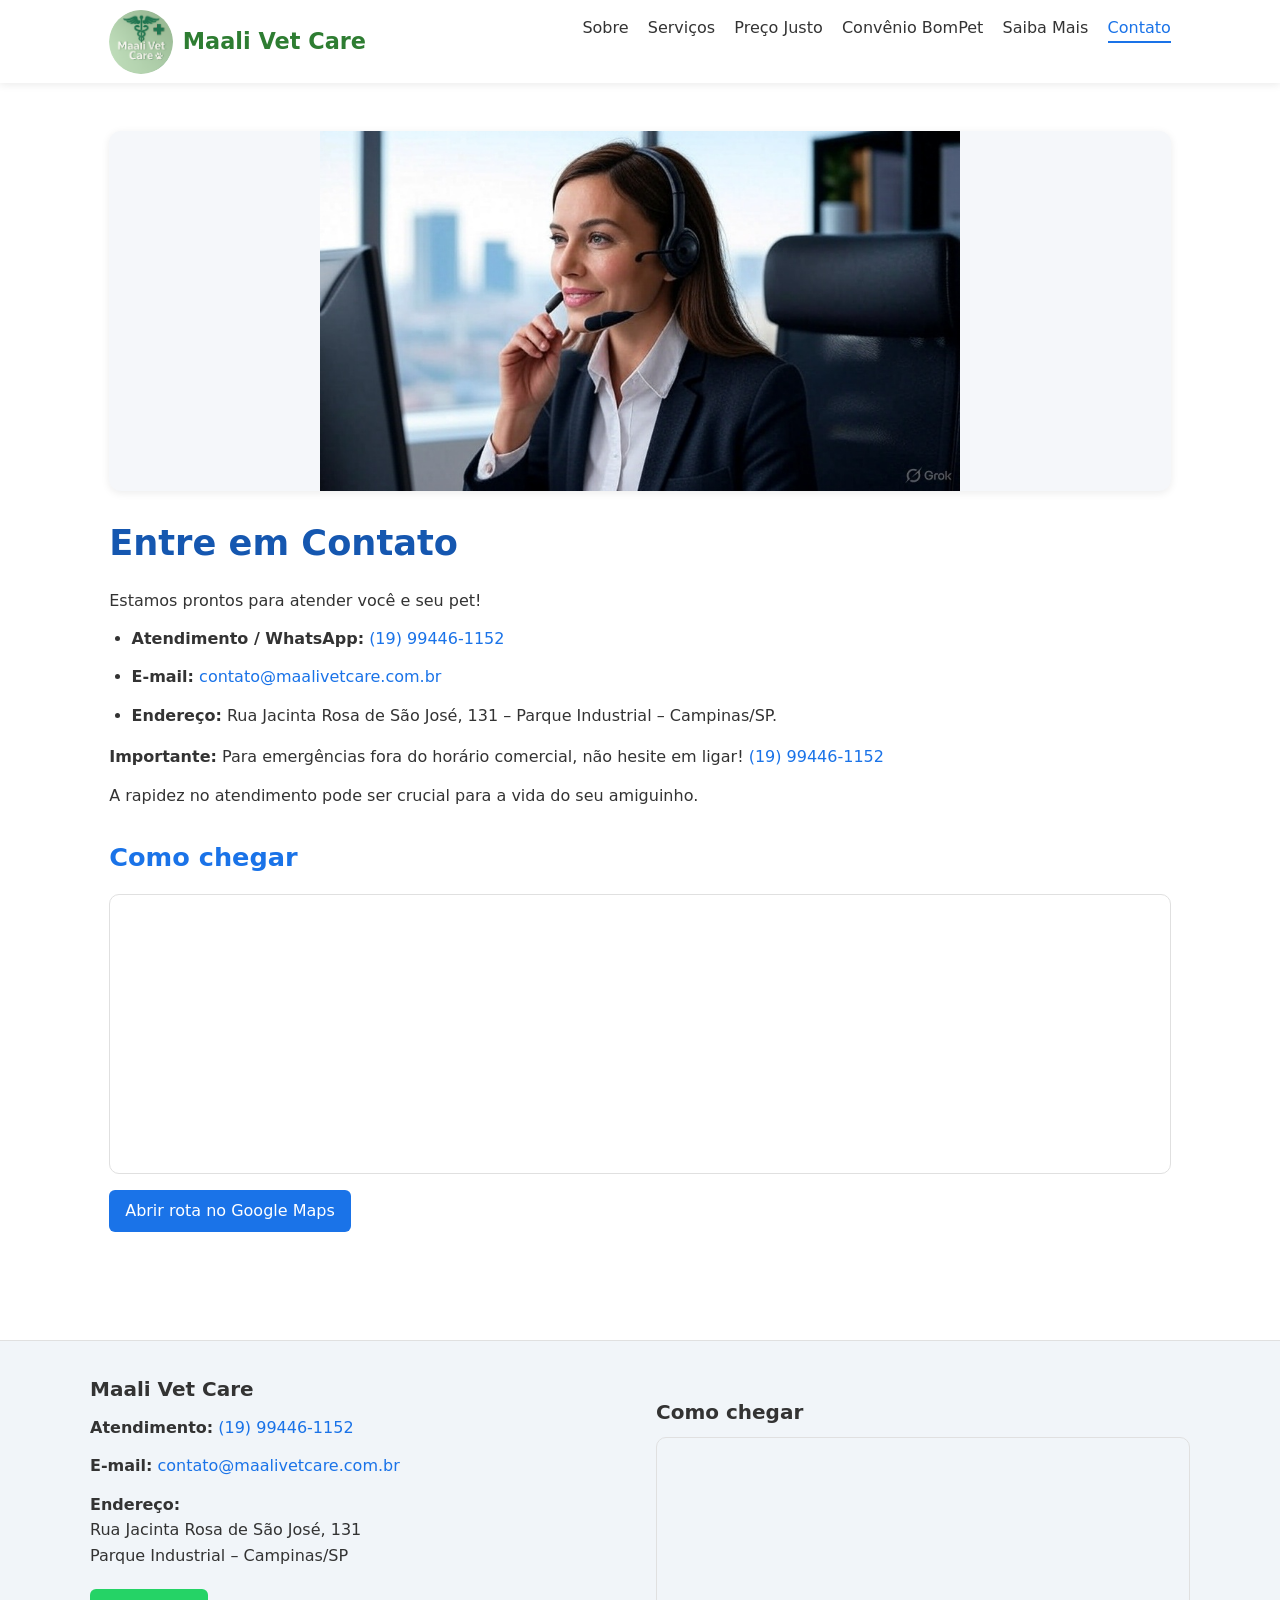
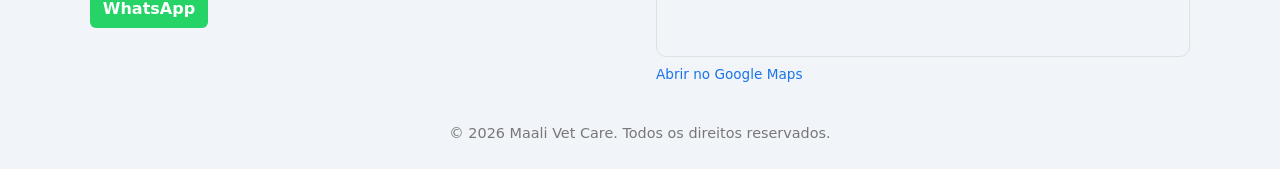
<file: contato.html>
<!DOCTYPE html>
<html lang="pt-BR">
<head>
  <meta charset="UTF-8">
  <meta name="viewport" content="width=device-width, initial-scale=1.0">
  <title>Contato - Maali Vet Care</title>
  <link rel="stylesheet" href="css/style.css">
</head>
<body>
  <header>
    <div class="header-inner">
      <a href="index.html" class="logo">
        <img src="imagens/logo.png" alt="Maali Vet Care" onerror="this.style.display='none'">
        <span>Maali <span>Vet Care</span></span>
      </a>
      <nav>
        <ul>
          <li><a href="index.html">Sobre</a></li>
          <li><a href="servicos.html">Serviços</a></li>
          <li><a href="preco-justo.html">Preço Justo</a></li>
          <li><a href="convenio-bompet.html">Convênio BomPet</a></li>
          <li><a href="saiba-mais.html">Saiba Mais</a></li>
          <li><a href="contato.html" class="active">Contato</a></li>
        </ul>
      </nav>
    </div>
  </header>

  <main>
    <img src="imagens/Contato.jpg" alt="Atendimento Maali Vet Care" class="page-img">

    <h1>Entre em Contato</h1>
    <p>Estamos prontos para atender você e seu pet!</p>

    <ul>
      <li><strong>Atendimento / WhatsApp:</strong> <a href="https://wa.me/5519994461152" target="_blank">(19) 99446-1152</a></li>
      <li><strong>E-mail:</strong> <a href="mailto:contato@maalivetcare.com.br">contato@maalivetcare.com.br</a></li>
      <li><strong>Endereço:</strong> Rua Jacinta Rosa de São José, 131 – Parque Industrial – Campinas/SP.</li>
    </ul>

    <p><strong>Importante:</strong> Para emergências fora do horário comercial, não hesite em ligar! <a href="https://wa.me/5519994461152" target="_blank">(19) 99446-1152</a></p>
    <p>A rapidez no atendimento pode ser crucial para a vida do seu amiguinho.</p>

    <h2>Como chegar</h2>
    <div class="map-container" style="height:280px; margin:1rem 0;">
      <iframe src="https://www.google.com/maps/embed?pb=!1m18!1m12!1m3!1d3674.707929248008!2d-47.08571422568373!3d-22.924141279242857!2m3!1f0!2f0!3f0!3m2!1i1024!2i768!4f13.1!3m3!1m2!1s0x94c8c7ed9b0084cd%3A0x182d134906885b27!2sMaali%20Vet%20Care%20Cl%C3%ADnica%20Veterin%C3%A1ria!5e0!3m2!1spt-BR!2sbr!4v1791651511752!5m2!1spt-BR!2sbr" allowfullscreen="" loading="lazy" referrerpolicy="no-referrer-when-downgrade"></iframe>
    </div>
    <p><a href="https://www.google.com/maps/search/?api=1&query=Rua+Jacinta+Rosa+de+S%C3%A3o+Jos%C3%A9+131+Parque+Industrial+Campinas+SP" target="_blank" class="btn">Abrir rota no Google Maps</a></p>
  </main>

  <footer>
    <div class="footer-inner">
      <div class="footer-contact">
        <h3>Maali Vet Care</h3>
        <p><strong>Atendimento:</strong> <a href="https://wa.me/5519994461152" target="_blank">(19) 99446-1152</a></p>
        <p><strong>E-mail:</strong> <a href="mailto:contato@maalivetcare.com.br">contato@maalivetcare.com.br</a></p>
        <p><strong>Endereço:</strong><br>Rua Jacinta Rosa de São José, 131<br>Parque Industrial – Campinas/SP</p>
        <a href="https://wa.me/5519994461152" class="whatsapp" target="_blank">WhatsApp</a>
      </div>
      <div>
        <h3>Como chegar</h3>
        <div class="map-container">
          <iframe src="https://www.google.com/maps/embed?pb=!1m18!1m12!1m3!1d3674.707929248008!2d-47.08571422568373!3d-22.924141279242857!2m3!1f0!2f0!3f0!3m2!1i1024!2i768!4f13.1!3m3!1m2!1s0x94c8c7ed9b0084cd%3A0x182d134906885b27!2sMaali%20Vet%20Care%20Cl%C3%ADnica%20Veterin%C3%A1ria!5e0!3m2!1spt-BR!2sbr!4v1791651511752!5m2!1spt-BR!2sbr" allowfullscreen="" loading="lazy" referrerpolicy="no-referrer-when-downgrade"></iframe>
        </div>
        <p style="font-size:0.85rem; margin-top:0.4rem;"><a href="https://www.google.com/maps/search/?api=1&query=Rua+Jacinta+Rosa+de+S%C3%A3o+Jos%C3%A9+131+Parque+Industrial+Campinas+SP" target="_blank">Abrir no Google Maps</a></p>
      </div>
    </div>
    <div class="copyright">© 2026 Maali Vet Care. Todos os direitos reservados.</div>
  </footer>
</body>
</html>
</file>
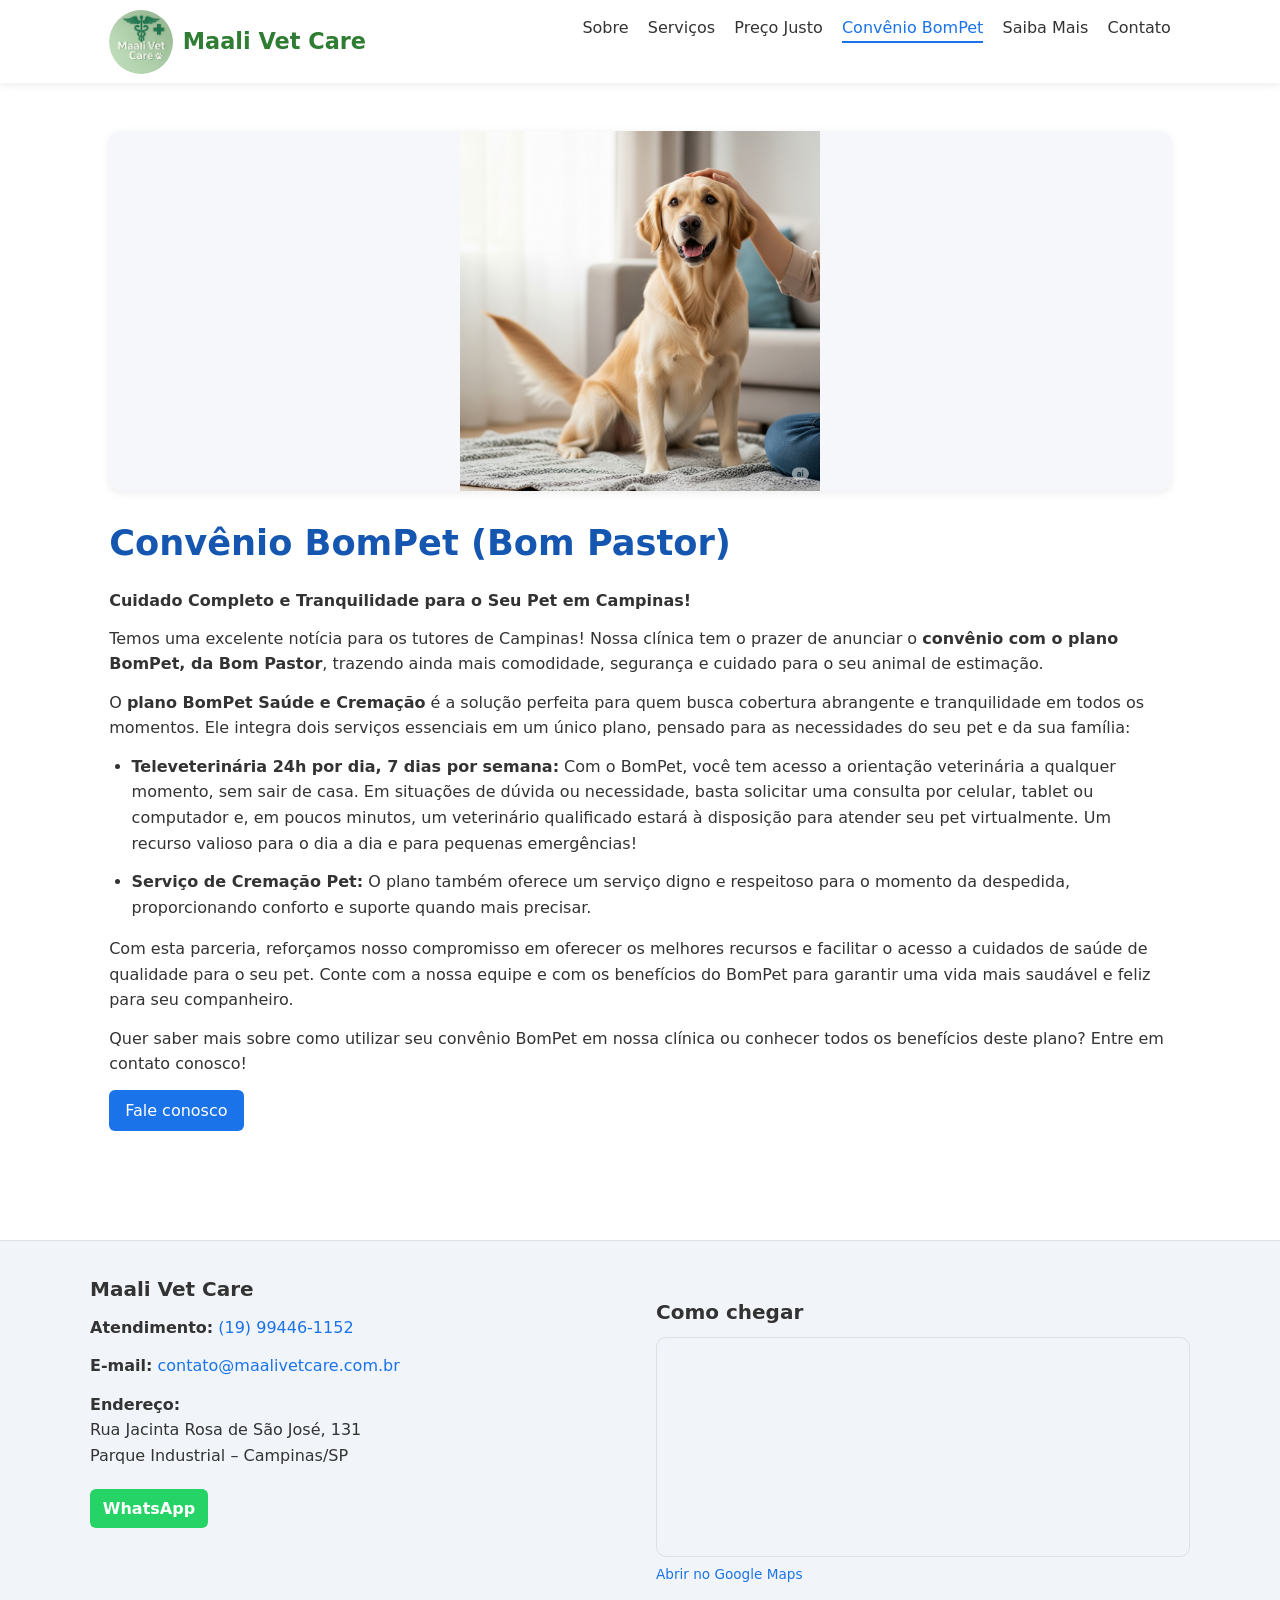
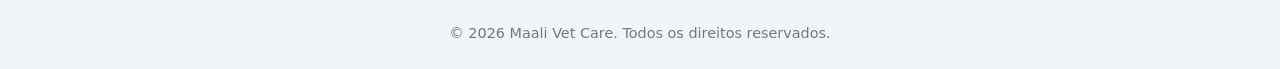
<file: convenio-bompet.html>
<!DOCTYPE html>
<html lang="pt-BR">
<head>
  <meta charset="UTF-8">
  <meta name="viewport" content="width=device-width, initial-scale=1.0">
  <title>Convênio BomPet - Maali Vet Care</title>
  <link rel="stylesheet" href="css/style.css">
</head>
<body>
  <header>
    <div class="header-inner">
      <a href="index.html" class="logo">
        <img src="imagens/logo.png" alt="Maali Vet Care" onerror="this.style.display='none'">
        <span>Maali <span>Vet Care</span></span>
      </a>
      <nav>
        <ul>
          <li><a href="index.html">Sobre</a></li>
          <li><a href="servicos.html">Serviços</a></li>
          <li><a href="preco-justo.html">Preço Justo</a></li>
          <li><a href="convenio-bompet.html" class="active">Convênio BomPet</a></li>
          <li><a href="saiba-mais.html">Saiba Mais</a></li>
          <li><a href="contato.html">Contato</a></li>
        </ul>
      </nav>
    </div>
  </header>

  <main>
    <img src="imagens/Convenio.png" alt="Convênio BomPet" class="page-img">

    <h1>Convênio BomPet (Bom Pastor)</h1>
    <p><strong>Cuidado Completo e Tranquilidade para o Seu Pet em Campinas!</strong></p>

    <p>Temos uma excelente notícia para os tutores de Campinas! Nossa clínica tem o prazer de anunciar o <strong>convênio com o plano BomPet, da Bom Pastor</strong>, trazendo ainda mais comodidade, segurança e cuidado para o seu animal de estimação.</p>

    <p>O <strong>plano BomPet Saúde e Cremação</strong> é a solução perfeita para quem busca cobertura abrangente e tranquilidade em todos os momentos. Ele integra dois serviços essenciais em um único plano, pensado para as necessidades do seu pet e da sua família:</p>

    <ul>
      <li><strong>Televeterinária 24h por dia, 7 dias por semana:</strong> Com o BomPet, você tem acesso a orientação veterinária a qualquer momento, sem sair de casa. Em situações de dúvida ou necessidade, basta solicitar uma consulta por celular, tablet ou computador e, em poucos minutos, um veterinário qualificado estará à disposição para atender seu pet virtualmente. Um recurso valioso para o dia a dia e para pequenas emergências!</li>
      <li><strong>Serviço de Cremação Pet:</strong> O plano também oferece um serviço digno e respeitoso para o momento da despedida, proporcionando conforto e suporte quando mais precisar.</li>
    </ul>

    <p>Com esta parceria, reforçamos nosso compromisso em oferecer os melhores recursos e facilitar o acesso a cuidados de saúde de qualidade para o seu pet. Conte com a nossa equipe e com os benefícios do BomPet para garantir uma vida mais saudável e feliz para seu companheiro.</p>

    <p>Quer saber mais sobre como utilizar seu convênio BomPet em nossa clínica ou conhecer todos os benefícios deste plano? Entre em contato conosco!</p>

    <p><a href="contato.html" class="btn">Fale conosco</a></p>
  </main>

  <footer>
    <div class="footer-inner">
      <div class="footer-contact">
        <h3>Maali Vet Care</h3>
        <p><strong>Atendimento:</strong> <a href="https://wa.me/5519994461152" target="_blank">(19) 99446-1152</a></p>
        <p><strong>E-mail:</strong> <a href="mailto:contato@maalivetcare.com.br">contato@maalivetcare.com.br</a></p>
        <p><strong>Endereço:</strong><br>Rua Jacinta Rosa de São José, 131<br>Parque Industrial – Campinas/SP</p>
        <a href="https://wa.me/5519994461152" class="whatsapp" target="_blank">WhatsApp</a>
      </div>
      <div>
        <h3>Como chegar</h3>
        <div class="map-container">
          <iframe src="https://www.google.com/maps/embed?pb=!1m18!1m12!1m3!1d3674.707929248008!2d-47.08571422568373!3d-22.924141279242857!2m3!1f0!2f0!3f0!3m2!1i1024!2i768!4f13.1!3m3!1m2!1s0x94c8c7ed9b0084cd%3A0x182d134906885b27!2sMaali%20Vet%20Care%20Cl%C3%ADnica%20Veterin%C3%A1ria!5e0!3m2!1spt-BR!2sbr!4v1791651511752!5m2!1spt-BR!2sbr" allowfullscreen="" loading="lazy" referrerpolicy="no-referrer-when-downgrade"></iframe>
        </div>
        <p style="font-size:0.85rem; margin-top:0.4rem;"><a href="https://www.google.com/maps/search/?api=1&query=Rua+Jacinta+Rosa+de+S%C3%A3o+Jos%C3%A9+131+Parque+Industrial+Campinas+SP" target="_blank">Abrir no Google Maps</a></p>
      </div>
    </div>
    <div class="copyright">© 2026 Maali Vet Care. Todos os direitos reservados.</div>
  </footer>
</body>
</html>
</file>
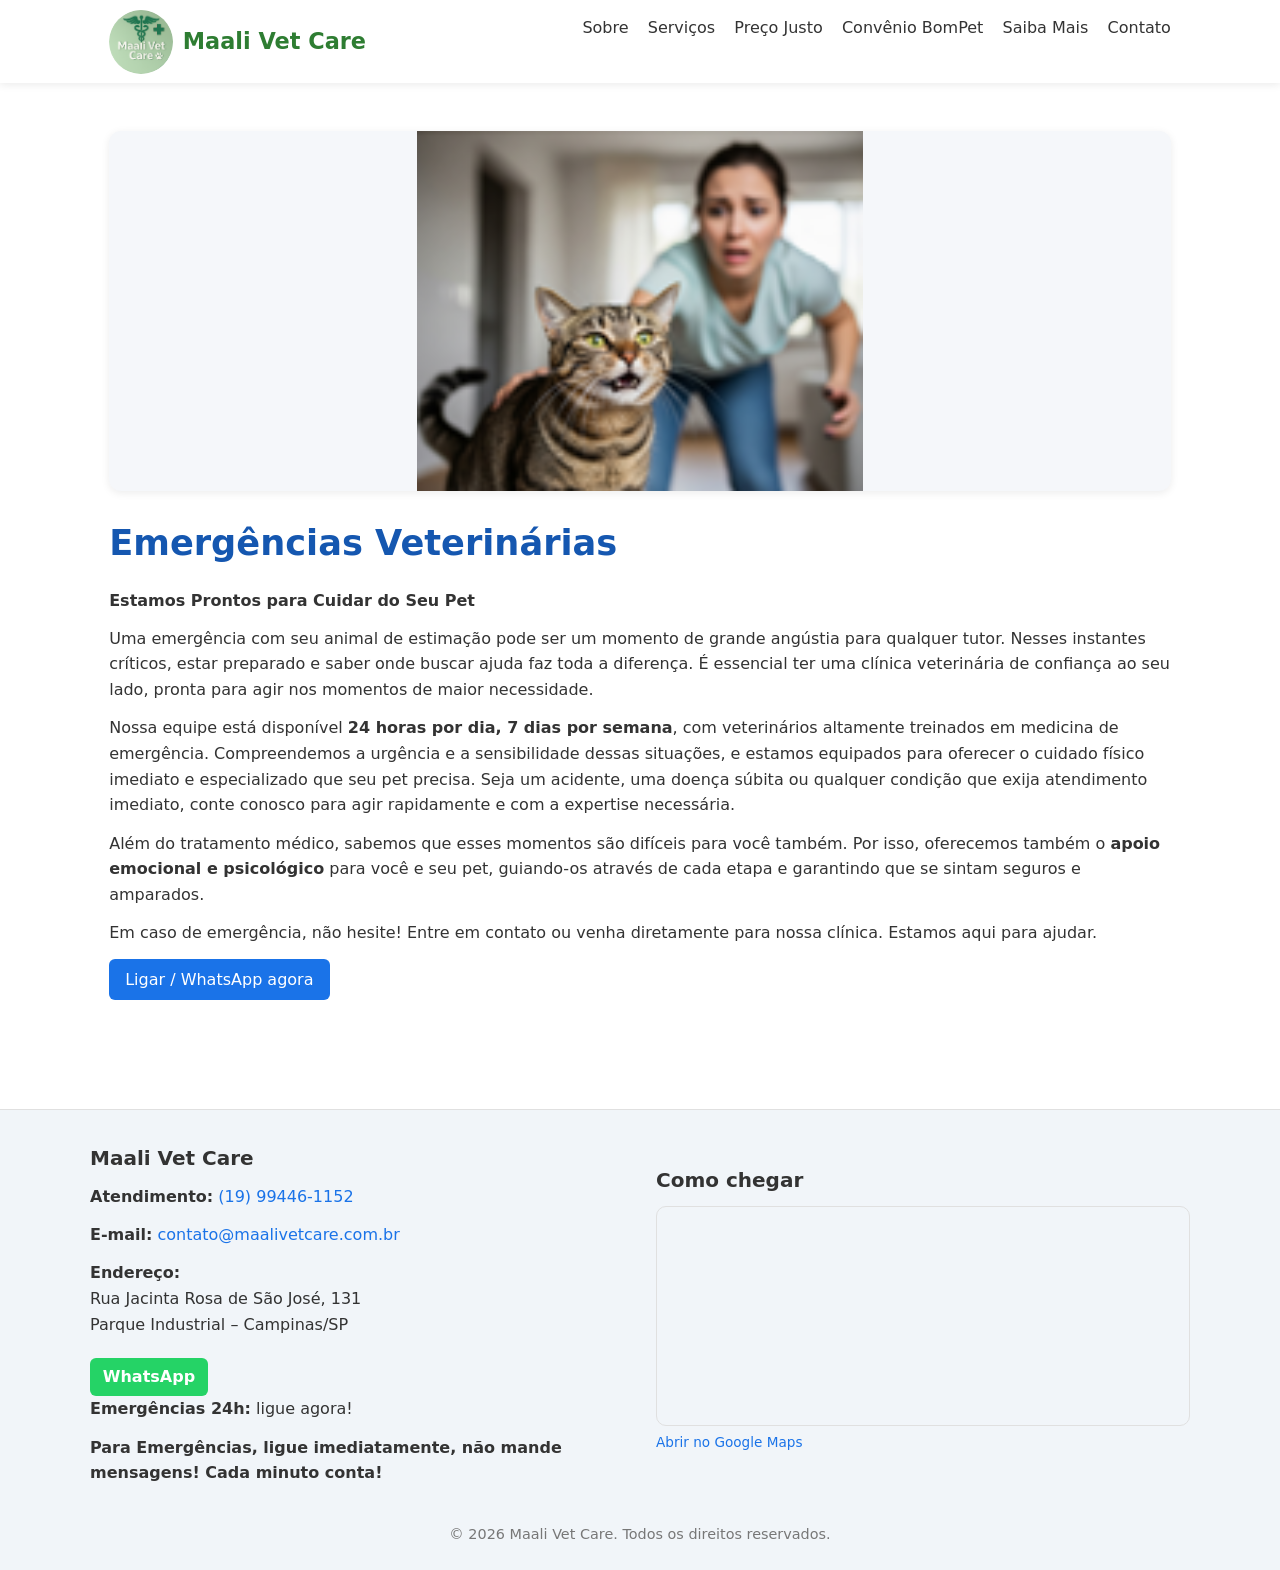
<file: emergencias.html>
<!DOCTYPE html>
<html lang="pt-BR">
<head>
  <meta charset="UTF-8">
  <meta name="viewport" content="width=device-width, initial-scale=1.0">
  <title>Emergências - Maali Vet Care</title>
  <link rel="stylesheet" href="css/style.css">
</head>
<body>
  <header>
    <div class="header-inner">
      <a href="index.html" class="logo">
        <img src="imagens/logo.png" alt="Maali Vet Care" onerror="this.style.display='none'">
        <span>Maali <span>Vet Care</span></span>
      </a>
      <nav>
        <ul>
          <li><a href="index.html">Sobre</a></li>
          <li><a href="servicos.html">Serviços</a></li>
          <li><a href="preco-justo.html">Preço Justo</a></li>
          <li><a href="convenio-bompet.html">Convênio BomPet</a></li>
          <li><a href="saiba-mais.html">Saiba Mais</a></li>
          <li><a href="contato.html">Contato</a></li>
        </ul>
      </nav>
    </div>
  </header>

  <main>
    <img src="imagens/Emergencias.png" alt="Emergências veterinárias" class="page-img">

    <h1>Emergências Veterinárias</h1>
    <p><strong>Estamos Prontos para Cuidar do Seu Pet</strong></p>

    <p>Uma emergência com seu animal de estimação pode ser um momento de grande angústia para qualquer tutor. Nesses instantes críticos, estar preparado e saber onde buscar ajuda faz toda a diferença. É essencial ter uma clínica veterinária de confiança ao seu lado, pronta para agir nos momentos de maior necessidade.</p>

    <p>Nossa equipe está disponível <strong>24 horas por dia, 7 dias por semana</strong>, com veterinários altamente treinados em medicina de emergência. Compreendemos a urgência e a sensibilidade dessas situações, e estamos equipados para oferecer o cuidado físico imediato e especializado que seu pet precisa. Seja um acidente, uma doença súbita ou qualquer condição que exija atendimento imediato, conte conosco para agir rapidamente e com a expertise necessária.</p>

    <p>Além do tratamento médico, sabemos que esses momentos são difíceis para você também. Por isso, oferecemos também o <strong>apoio emocional e psicológico</strong> para você e seu pet, guiando-os através de cada etapa e garantindo que se sintam seguros e amparados.</p>

    <p>Em caso de emergência, não hesite! Entre em contato ou venha diretamente para nossa clínica. Estamos aqui para ajudar.</p>
    <p><a href="https://wa.me/5519994461152" class="btn" target="_blank">Ligar / WhatsApp agora</a></p>
  </main>

  <footer>
    <div class="footer-inner">
      <div class="footer-contact">
        <h3>Maali Vet Care</h3>
        <p><strong>Atendimento:</strong> <a href="https://wa.me/5519994461152" target="_blank">(19) 99446-1152</a></p>
        <p><strong>E-mail:</strong> <a href="mailto:contato@maalivetcare.com.br">contato@maalivetcare.com.br</a></p>
        <p><strong>Endereço:</strong><br>Rua Jacinta Rosa de São José, 131<br>Parque Industrial – Campinas/SP</p>
        <a href="https://wa.me/5519994461152" class="whatsapp" target="_blank">WhatsApp</a>
        <p><strong>Emergências 24h:</strong> ligue agora!</p>
        <p><strong>Para Emergências, ligue imediatamente, não mande mensagens! Cada minuto conta!</strong></p>
      </div>
      <div>
        <h3>Como chegar</h3>
        <div class="map-container">
          <iframe src="https://www.google.com/maps/embed?pb=!1m18!1m12!1m3!1d3674.707929248008!2d-47.08571422568373!3d-22.924141279242857!2m3!1f0!2f0!3f0!3m2!1i1024!2i768!4f13.1!3m3!1m2!1s0x94c8c7ed9b0084cd%3A0x182d134906885b27!2sMaali%20Vet%20Care%20Cl%C3%ADnica%20Veterin%C3%A1ria!5e0!3m2!1spt-BR!2sbr!4v1791651511752!5m2!1spt-BR!2sbr" allowfullscreen="" loading="lazy" referrerpolicy="no-referrer-when-downgrade"></iframe>
        </div>
        <p style="font-size:0.85rem; margin-top:0.4rem;"><a href="https://www.google.com/maps/search/?api=1&query=Rua+Jacinta+Rosa+de+S%C3%A3o+Jos%C3%A9+131+Parque+Industrial+Campinas+SP" target="_blank">Abrir no Google Maps</a></p>
      </div>
    </div>
    <div class="copyright">© 2026 Maali Vet Care. Todos os direitos reservados.</div>
  </footer>
</body>
</html>
</file>
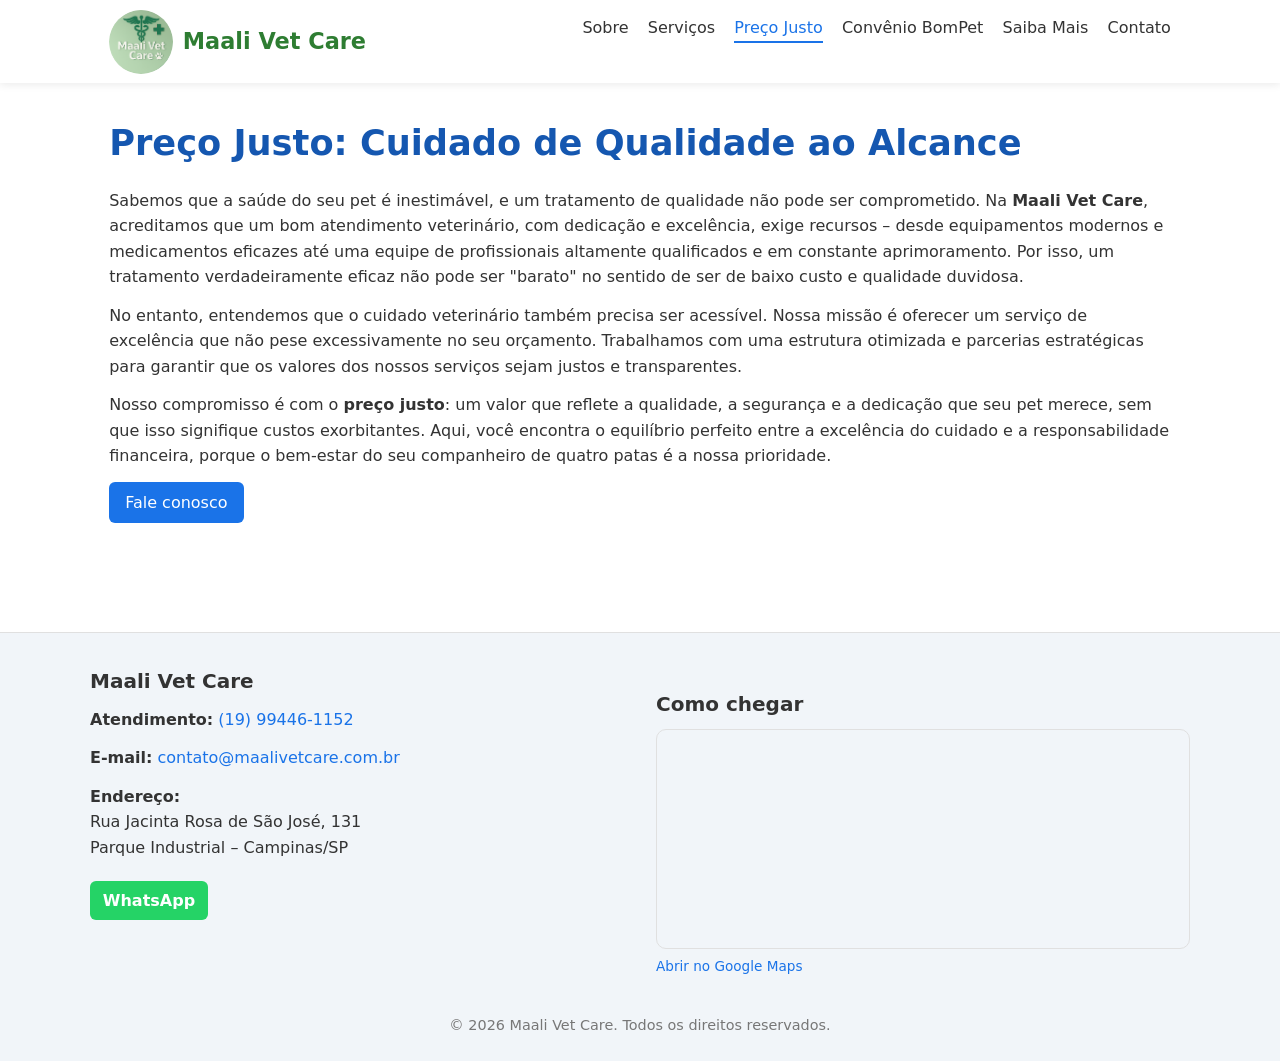
<file: preco-justo.html>
<!DOCTYPE html>
<html lang="pt-BR">
<head>
  <meta charset="UTF-8">
  <meta name="viewport" content="width=device-width, initial-scale=1.0">
  <title>Preço Justo - Maali Vet Care</title>
  <link rel="stylesheet" href="css/style.css">
</head>
<body>
  <header>
    <div class="header-inner">
      <a href="index.html" class="logo">
        <img src="imagens/logo.png" alt="Maali Vet Care" onerror="this.style.display='none'">
        <span>Maali <span>Vet Care</span></span>
      </a>
      <nav>
        <ul>
          <li><a href="index.html">Sobre</a></li>
          <li><a href="servicos.html">Serviços</a></li>
          <li><a href="preco-justo.html" class="active">Preço Justo</a></li>
          <li><a href="convenio-bompet.html">Convênio BomPet</a></li>
          <li><a href="saiba-mais.html">Saiba Mais</a></li>
          <li><a href="contato.html">Contato</a></li>
        </ul>
      </nav>
    </div>
  </header>

  <main>
    <h1>Preço Justo: Cuidado de Qualidade ao Alcance</h1>

    <p>Sabemos que a saúde do seu pet é inestimável, e um tratamento de qualidade não pode ser comprometido. Na <strong>Maali Vet Care</strong>, acreditamos que um bom atendimento veterinário, com dedicação e excelência, exige recursos – desde equipamentos modernos e medicamentos eficazes até uma equipe de profissionais altamente qualificados e em constante aprimoramento. Por isso, um tratamento verdadeiramente eficaz não pode ser "barato" no sentido de ser de baixo custo e qualidade duvidosa.</p>

    <p>No entanto, entendemos que o cuidado veterinário também precisa ser acessível. Nossa missão é oferecer um serviço de excelência que não pese excessivamente no seu orçamento. Trabalhamos com uma estrutura otimizada e parcerias estratégicas para garantir que os valores dos nossos serviços sejam justos e transparentes.</p>

    <p>Nosso compromisso é com o <strong>preço justo</strong>: um valor que reflete a qualidade, a segurança e a dedicação que seu pet merece, sem que isso signifique custos exorbitantes. Aqui, você encontra o equilíbrio perfeito entre a excelência do cuidado e a responsabilidade financeira, porque o bem-estar do seu companheiro de quatro patas é a nossa prioridade.</p>

    <p><a href="contato.html" class="btn">Fale conosco</a></p>
  </main>

  <footer>
    <div class="footer-inner">
      <div class="footer-contact">
        <h3>Maali Vet Care</h3>
        <p><strong>Atendimento:</strong> <a href="https://wa.me/5519994461152" target="_blank">(19) 99446-1152</a></p>
        <p><strong>E-mail:</strong> <a href="mailto:contato@maalivetcare.com.br">contato@maalivetcare.com.br</a></p>
        <p><strong>Endereço:</strong><br>Rua Jacinta Rosa de São José, 131<br>Parque Industrial – Campinas/SP</p>
        <a href="https://wa.me/5519994461152" class="whatsapp" target="_blank">WhatsApp</a>
      </div>
      <div>
        <h3>Como chegar</h3>
        <div class="map-container">
          <iframe src="https://www.google.com/maps/embed?pb=!1m18!1m12!1m3!1d3674.707929248008!2d-47.08571422568373!3d-22.924141279242857!2m3!1f0!2f0!3f0!3m2!1i1024!2i768!4f13.1!3m3!1m2!1s0x94c8c7ed9b0084cd%3A0x182d134906885b27!2sMaali%20Vet%20Care%20Cl%C3%ADnica%20Veterin%C3%A1ria!5e0!3m2!1spt-BR!2sbr!4v1791651511752!5m2!1spt-BR!2sbr" allowfullscreen="" loading="lazy" referrerpolicy="no-referrer-when-downgrade"></iframe>
        </div>
        <p style="font-size:0.85rem; margin-top:0.4rem;"><a href="https://www.google.com/maps/search/?api=1&query=Rua+Jacinta+Rosa+de+S%C3%A3o+Jos%C3%A9+131+Parque+Industrial+Campinas+SP" target="_blank">Abrir no Google Maps</a></p>
      </div>
    </div>
    <div class="copyright">© 2026 Maali Vet Care. Todos os direitos reservados.</div>
  </footer>
</body>
</html>
</file>
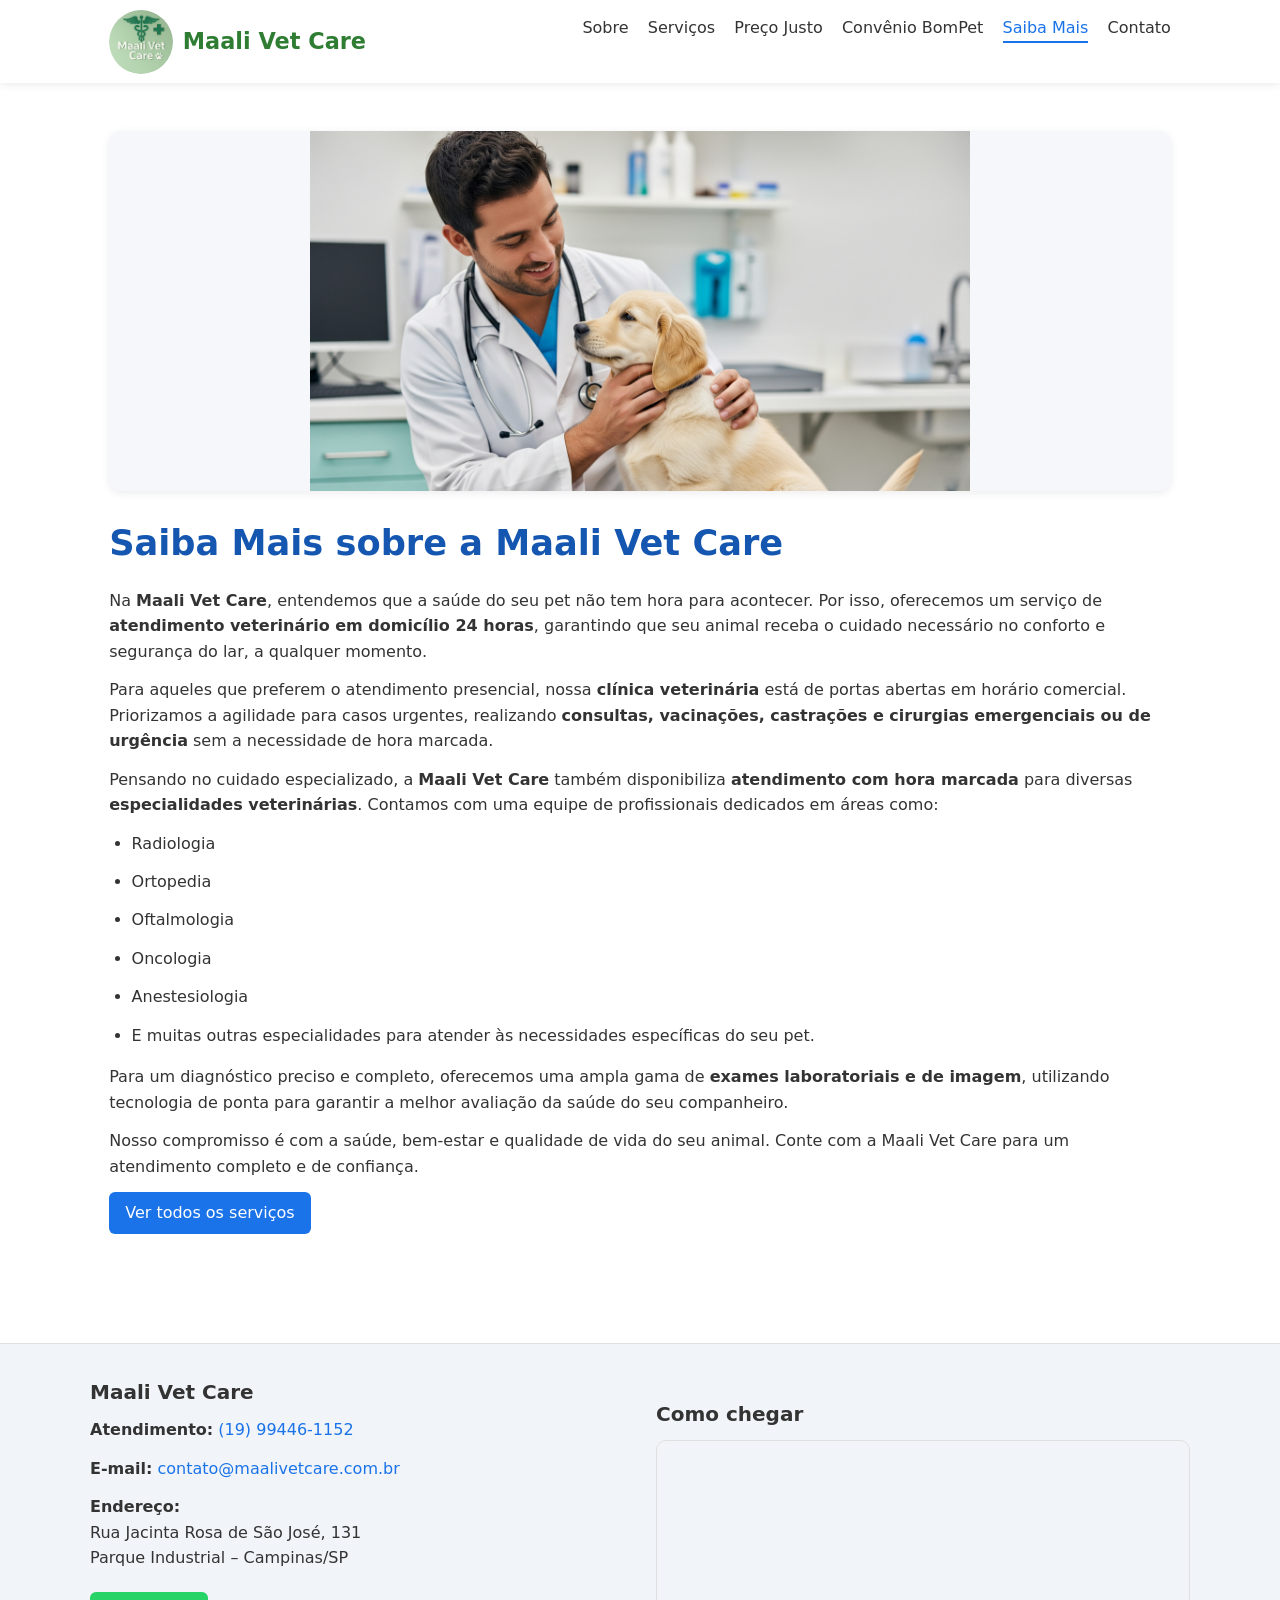
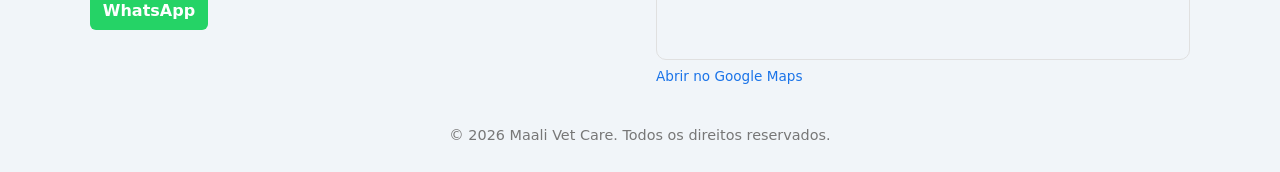
<file: saiba-mais.html>
<!DOCTYPE html>
<html lang="pt-BR">
<head>
  <meta charset="UTF-8">
  <meta name="viewport" content="width=device-width, initial-scale=1.0">
  <title>Saiba Mais - Maali Vet Care</title>
  <link rel="stylesheet" href="css/style.css">
</head>
<body>
  <header>
    <div class="header-inner">
      <a href="index.html" class="logo">
        <img src="imagens/logo.png" alt="Maali Vet Care" onerror="this.style.display='none'">
        <span>Maali <span>Vet Care</span></span>
      </a>
      <nav>
        <ul>
          <li><a href="index.html">Sobre</a></li>
          <li><a href="servicos.html">Serviços</a></li>
          <li><a href="preco-justo.html">Preço Justo</a></li>
          <li><a href="convenio-bompet.html">Convênio BomPet</a></li>
          <li><a href="saiba-mais.html" class="active">Saiba Mais</a></li>
          <li><a href="contato.html">Contato</a></li>
        </ul>
      </nav>
    </div>
  </header>

  <main>
    <img src="imagens/Saiba mais.png" alt="Maali Vet Care" class="page-img">

    <h1>Saiba Mais sobre a Maali Vet Care</h1>

    <p>Na <strong>Maali Vet Care</strong>, entendemos que a saúde do seu pet não tem hora para acontecer. Por isso, oferecemos um serviço de <strong>atendimento veterinário em domicílio 24 horas</strong>, garantindo que seu animal receba o cuidado necessário no conforto e segurança do lar, a qualquer momento.</p>

    <p>Para aqueles que preferem o atendimento presencial, nossa <strong>clínica veterinária</strong> está de portas abertas em horário comercial. Priorizamos a agilidade para casos urgentes, realizando <strong>consultas, vacinações, castrações e cirurgias emergenciais ou de urgência</strong> sem a necessidade de hora marcada.</p>

    <p>Pensando no cuidado especializado, a <strong>Maali Vet Care</strong> também disponibiliza <strong>atendimento com hora marcada</strong> para diversas <strong>especialidades veterinárias</strong>. Contamos com uma equipe de profissionais dedicados em áreas como:</p>

    <ul>
      <li>Radiologia</li>
      <li>Ortopedia</li>
      <li>Oftalmologia</li>
      <li>Oncologia</li>
      <li>Anestesiologia</li>
      <li>E muitas outras especialidades para atender às necessidades específicas do seu pet.</li>
    </ul>

    <p>Para um diagnóstico preciso e completo, oferecemos uma ampla gama de <strong>exames laboratoriais e de imagem</strong>, utilizando tecnologia de ponta para garantir a melhor avaliação da saúde do seu companheiro.</p>

    <p>Nosso compromisso é com a saúde, bem-estar e qualidade de vida do seu animal. Conte com a Maali Vet Care para um atendimento completo e de confiança.</p>

    <p><a href="servicos.html" class="btn">Ver todos os serviços</a></p>
  </main>

  <footer>
    <div class="footer-inner">
      <div class="footer-contact">
        <h3>Maali Vet Care</h3>
        <p><strong>Atendimento:</strong> <a href="https://wa.me/5519994461152" target="_blank">(19) 99446-1152</a></p>
        <p><strong>E-mail:</strong> <a href="mailto:contato@maalivetcare.com.br">contato@maalivetcare.com.br</a></p>
        <p><strong>Endereço:</strong><br>Rua Jacinta Rosa de São José, 131<br>Parque Industrial – Campinas/SP</p>
        <a href="https://wa.me/5519994461152" class="whatsapp" target="_blank">WhatsApp</a>
      </div>
      <div>
        <h3>Como chegar</h3>
        <div class="map-container">
          <iframe src="https://www.google.com/maps/embed?pb=!1m18!1m12!1m3!1d3674.707929248008!2d-47.08571422568373!3d-22.924141279242857!2m3!1f0!2f0!3f0!3m2!1i1024!2i768!4f13.1!3m3!1m2!1s0x94c8c7ed9b0084cd%3A0x182d134906885b27!2sMaali%20Vet%20Care%20Cl%C3%ADnica%20Veterin%C3%A1ria!5e0!3m2!1spt-BR!2sbr!4v1791651511752!5m2!1spt-BR!2sbr" allowfullscreen="" loading="lazy" referrerpolicy="no-referrer-when-downgrade"></iframe>
        </div>
        <p style="font-size:0.85rem; margin-top:0.4rem;"><a href="https://www.google.com/maps/search/?api=1&query=Rua+Jacinta+Rosa+de+S%C3%A3o+Jos%C3%A9+131+Parque+Industrial+Campinas+SP" target="_blank">Abrir no Google Maps</a></p>
      </div>
    </div>
    <div class="copyright">© 2026 Maali Vet Care. Todos os direitos reservados.</div>
  </footer>
</body>
</html>
</file>
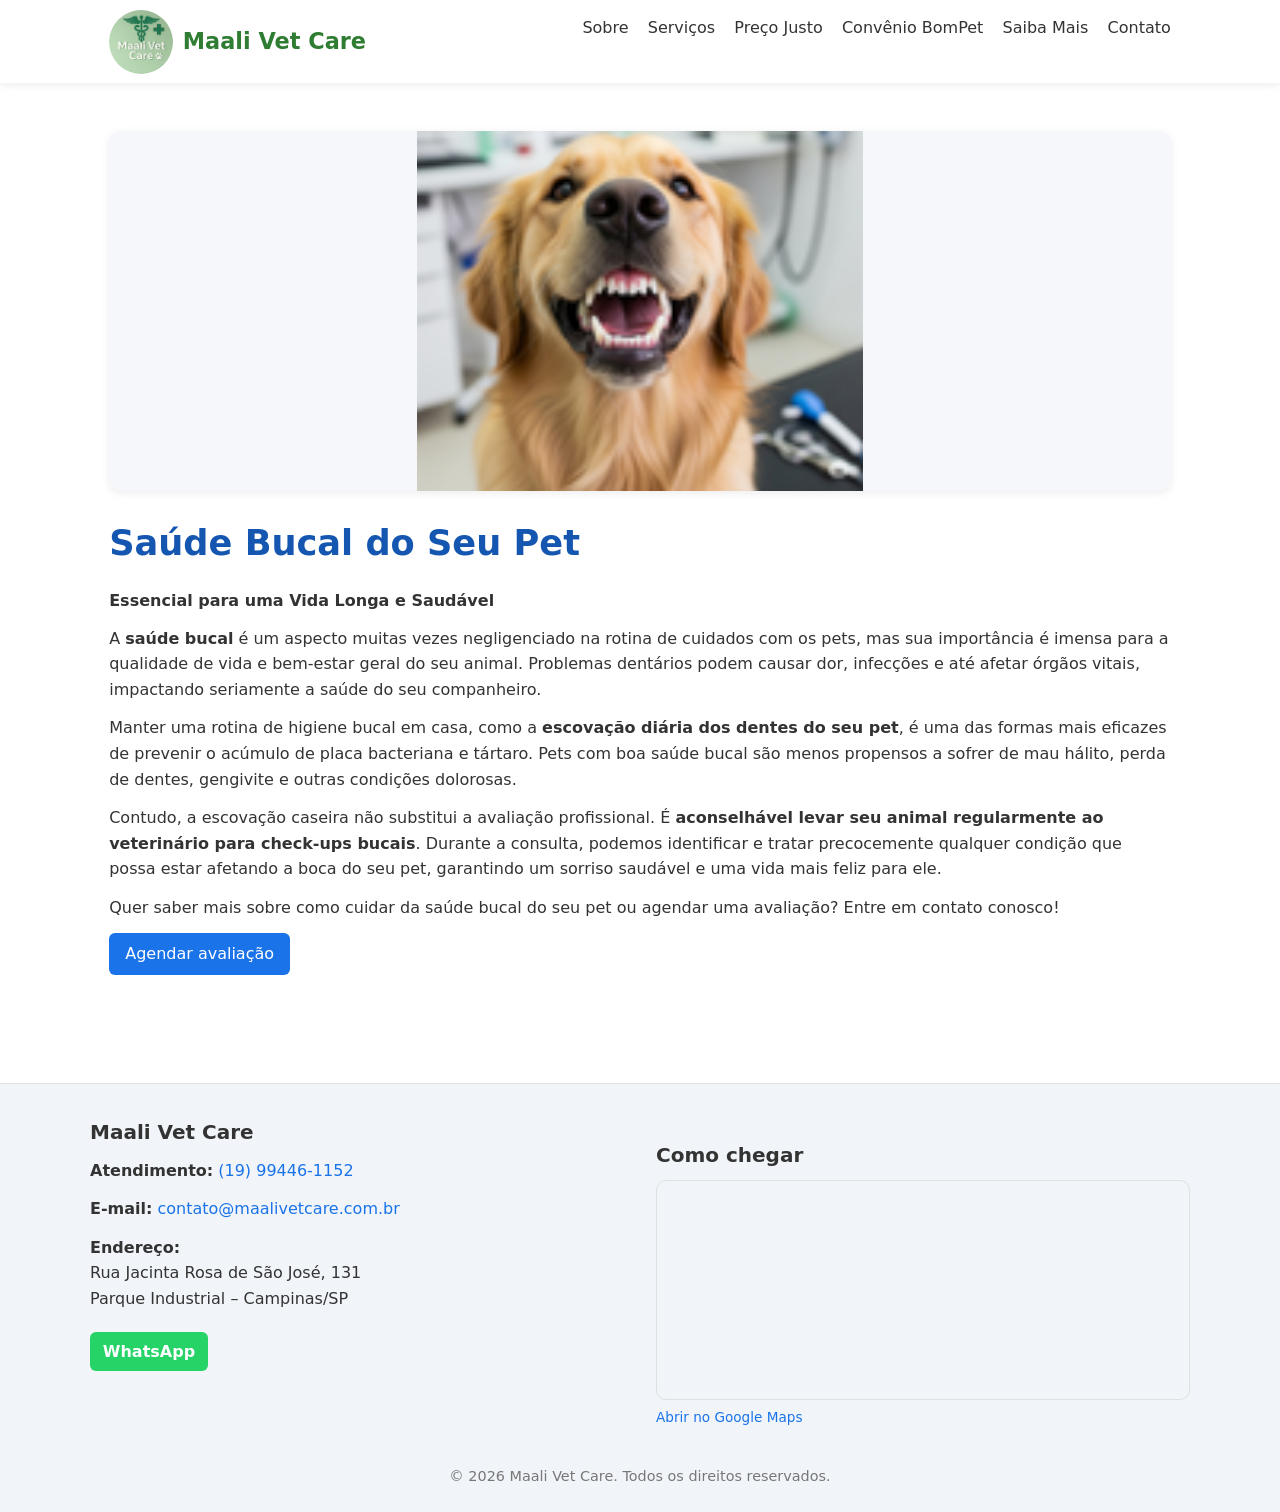
<file: saude-bucal.html>
<!DOCTYPE html>
<html lang="pt-BR">
<head>
  <meta charset="UTF-8">
  <meta name="viewport" content="width=device-width, initial-scale=1.0">
  <title>Saúde Bucal - Maali Vet Care</title>
  <link rel="stylesheet" href="css/style.css">
</head>
<body>
  <header>
    <div class="header-inner">
      <a href="index.html" class="logo">
        <img src="imagens/logo.png" alt="Maali Vet Care" onerror="this.style.display='none'">
        <span>Maali <span>Vet Care</span></span>
      </a>
      <nav>
        <ul>
          <li><a href="index.html">Sobre</a></li>
          <li><a href="servicos.html">Serviços</a></li>
          <li><a href="preco-justo.html">Preço Justo</a></li>
          <li><a href="convenio-bompet.html">Convênio BomPet</a></li>
          <li><a href="saiba-mais.html">Saiba Mais</a></li>
          <li><a href="contato.html">Contato</a></li>
        </ul>
      </nav>
    </div>
  </header>

  <main>
    <img src="imagens/Saude bucal.png" alt="Saúde bucal de pets" class="page-img">

    <h1>Saúde Bucal do Seu Pet</h1>
    <p><strong>Essencial para uma Vida Longa e Saudável</strong></p>

    <p>A <strong>saúde bucal</strong> é um aspecto muitas vezes negligenciado na rotina de cuidados com os pets, mas sua importância é imensa para a qualidade de vida e bem-estar geral do seu animal. Problemas dentários podem causar dor, infecções e até afetar órgãos vitais, impactando seriamente a saúde do seu companheiro.</p>

    <p>Manter uma rotina de higiene bucal em casa, como a <strong>escovação diária dos dentes do seu pet</strong>, é uma das formas mais eficazes de prevenir o acúmulo de placa bacteriana e tártaro. Pets com boa saúde bucal são menos propensos a sofrer de mau hálito, perda de dentes, gengivite e outras condições dolorosas.</p>

    <p>Contudo, a escovação caseira não substitui a avaliação profissional. É <strong>aconselhável levar seu animal regularmente ao veterinário para check-ups bucais</strong>. Durante a consulta, podemos identificar e tratar precocemente qualquer condição que possa estar afetando a boca do seu pet, garantindo um sorriso saudável e uma vida mais feliz para ele.</p>

    <p>Quer saber mais sobre como cuidar da saúde bucal do seu pet ou agendar uma avaliação? Entre em contato conosco!</p>
    <p><a href="https://wa.me/5519994461152" class="btn" target="_blank">Agendar avaliação</a></p>
  </main>

  <footer>
    <div class="footer-inner">
      <div class="footer-contact">
        <h3>Maali Vet Care</h3>
        <p><strong>Atendimento:</strong> <a href="https://wa.me/5519994461152" target="_blank">(19) 99446-1152</a></p>
        <p><strong>E-mail:</strong> <a href="mailto:contato@maalivetcare.com.br">contato@maalivetcare.com.br</a></p>
        <p><strong>Endereço:</strong><br>Rua Jacinta Rosa de São José, 131<br>Parque Industrial – Campinas/SP</p>
        <a href="https://wa.me/5519994461152" class="whatsapp" target="_blank">WhatsApp</a>
      </div>
      <div>
        <h3>Como chegar</h3>
        <div class="map-container">
          <iframe src="https://www.google.com/maps/embed?pb=!1m18!1m12!1m3!1d3674.707929248008!2d-47.08571422568373!3d-22.924141279242857!2m3!1f0!2f0!3f0!3m2!1i1024!2i768!4f13.1!3m3!1m2!1s0x94c8c7ed9b0084cd%3A0x182d134906885b27!2sMaali%20Vet%20Care%20Cl%C3%ADnica%20Veterin%C3%A1ria!5e0!3m2!1spt-BR!2sbr!4v1791651511752!5m2!1spt-BR!2sbr" allowfullscreen="" loading="lazy" referrerpolicy="no-referrer-when-downgrade"></iframe>
        </div>
        <p style="font-size:0.85rem; margin-top:0.4rem;"><a href="https://www.google.com/maps/search/?api=1&query=Rua+Jacinta+Rosa+de+S%C3%A3o+Jos%C3%A9+131+Parque+Industrial+Campinas+SP" target="_blank">Abrir no Google Maps</a></p>
      </div>
    </div>
    <div class="copyright">© 2026 Maali Vet Care. Todos os direitos reservados.</div>
  </footer>
</body>
</html>
</file>
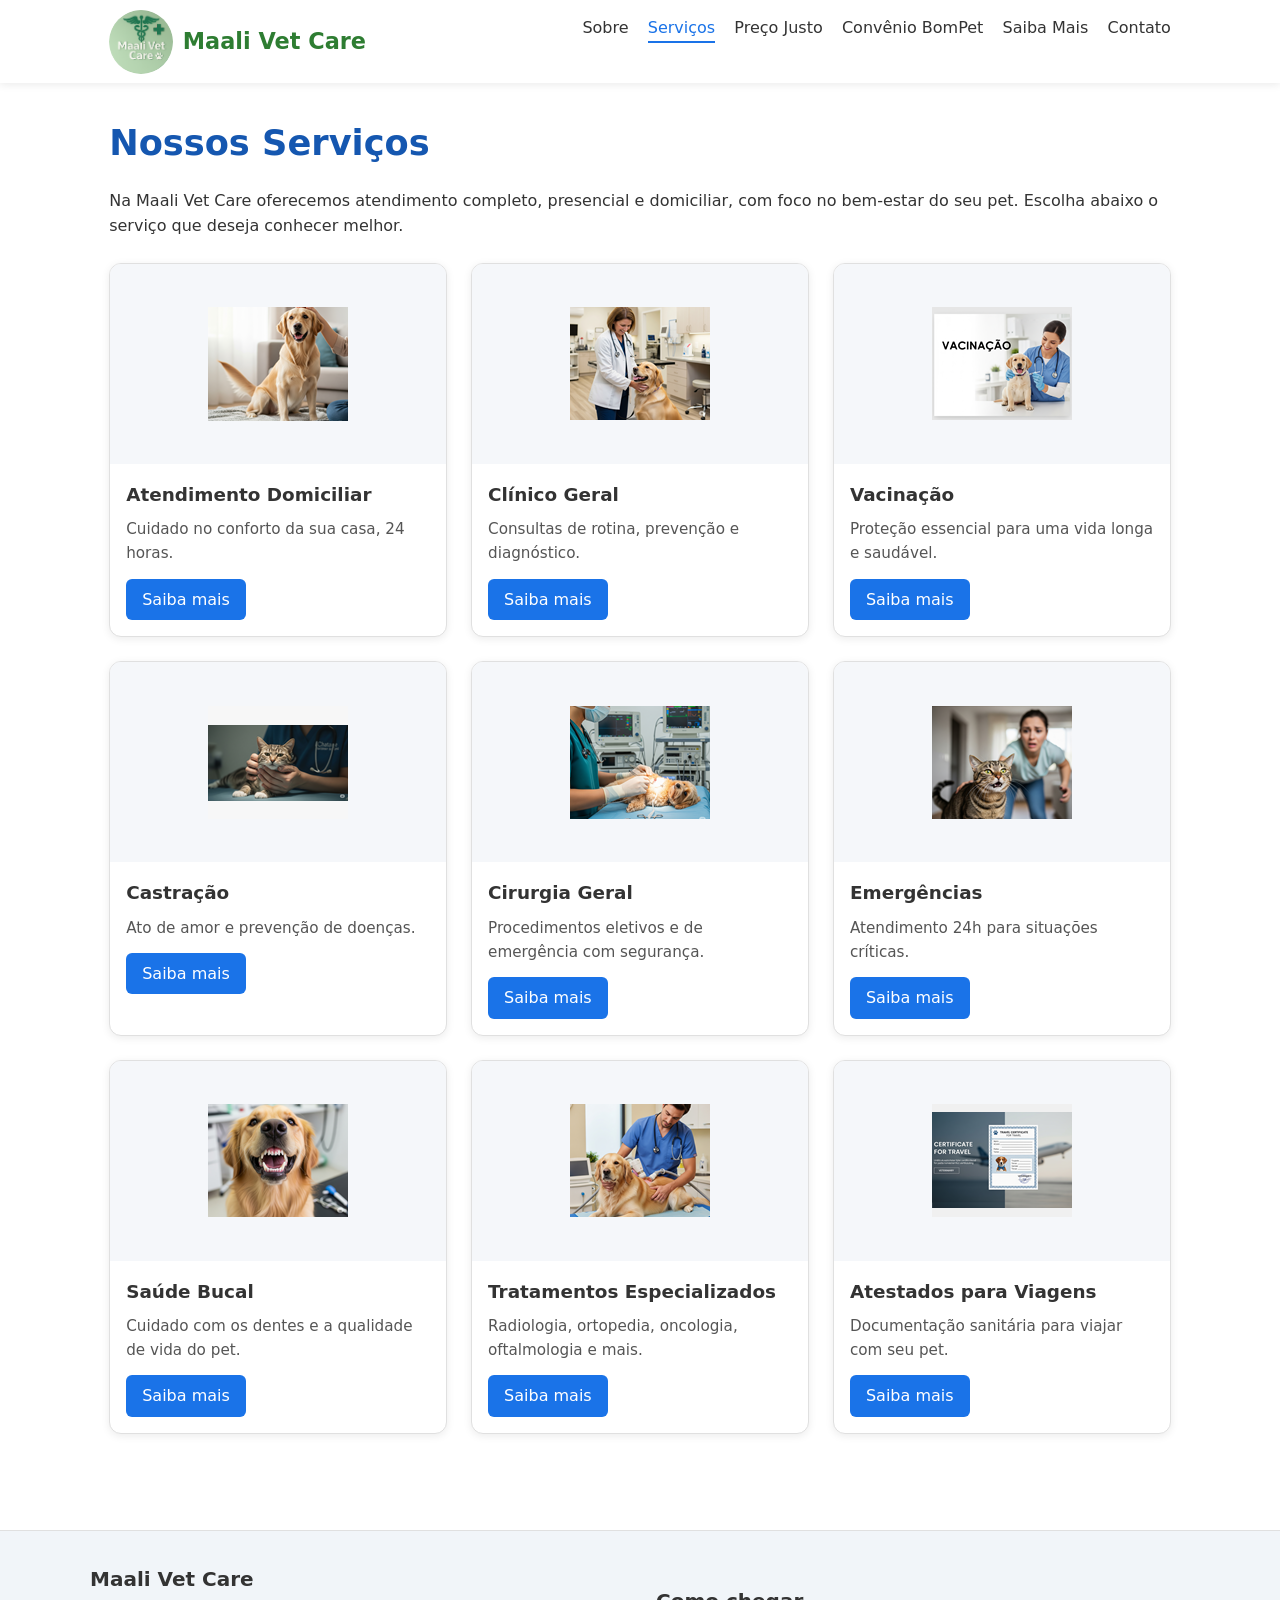
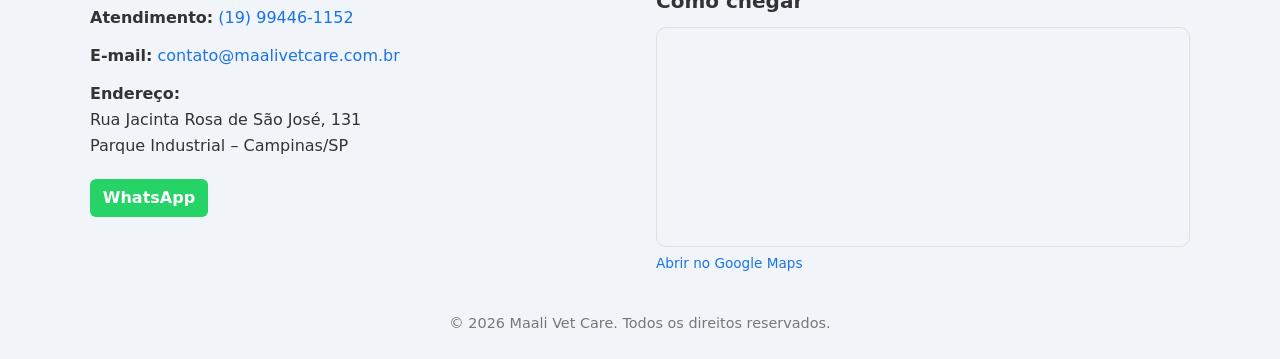
<file: servicos.html>
<!DOCTYPE html>
<html lang="pt-BR">
<head>
  <meta charset="UTF-8">
  <meta name="viewport" content="width=device-width, initial-scale=1.0">
  <title>Serviços - Maali Vet Care</title>
  <link rel="stylesheet" href="css/style.css">
</head>
<body>
  <header>
    <div class="header-inner">
      <a href="index.html" class="logo">
        <img src="imagens/logo.png" alt="Maali Vet Care" onerror="this.style.display='none'">
        <span>Maali <span>Vet Care</span></span>
      </a>
      <nav>
        <ul>
          <li><a href="index.html">Sobre</a></li>
          <li><a href="servicos.html" class="active">Serviços</a></li>
          <li><a href="preco-justo.html">Preço Justo</a></li>
          <li><a href="convenio-bompet.html">Convênio BomPet</a></li>
          <li><a href="saiba-mais.html">Saiba Mais</a></li>
          <li><a href="contato.html">Contato</a></li>
        </ul>
      </nav>
    </div>
  </header>

  <main>
    <h1>Nossos Serviços</h1>
    <p>Na Maali Vet Care oferecemos atendimento completo, presencial e domiciliar, com foco no bem-estar do seu pet. Escolha abaixo o serviço que deseja conhecer melhor.</p>

    <div class="services-grid">
      <div class="service-card">
        <div class="img-wrap"><img src="imagens/Domiciliar.png" alt="Atendimento domiciliar"></div>
        <div class="card-body">
          <h3>Atendimento Domiciliar</h3>
          <p>Cuidado no conforto da sua casa, 24 horas.</p>
          <a href="atendimento-domiciliar.html" class="btn">Saiba mais</a>
        </div>
      </div>

      <div class="service-card">
        <div class="img-wrap"><img src="imagens/Clinica geral.png" alt="Clínico geral"></div>
        <div class="card-body">
          <h3>Clínico Geral</h3>
          <p>Consultas de rotina, prevenção e diagnóstico.</p>
          <a href="clinico-geral.html" class="btn">Saiba mais</a>
        </div>
      </div>

      <div class="service-card">
        <div class="img-wrap"><img src="imagens/Vacinação.png" alt="Vacinação"></div>
        <div class="card-body">
          <h3>Vacinação</h3>
          <p>Proteção essencial para uma vida longa e saudável.</p>
          <a href="vacinacao.html" class="btn">Saiba mais</a>
        </div>
      </div>

      <div class="service-card">
        <div class="img-wrap"><img src="imagens/Castração.png" alt="Castração"></div>
        <div class="card-body">
          <h3>Castração</h3>
          <p>Ato de amor e prevenção de doenças.</p>
          <a href="castracao.html" class="btn">Saiba mais</a>
        </div>
      </div>

      <div class="service-card">
        <div class="img-wrap"><img src="imagens/Cirugia geral.png" alt="Cirurgia geral"></div>
        <div class="card-body">
          <h3>Cirurgia Geral</h3>
          <p>Procedimentos eletivos e de emergência com segurança.</p>
          <a href="cirurgia-geral.html" class="btn">Saiba mais</a>
        </div>
      </div>

      <div class="service-card">
        <div class="img-wrap"><img src="imagens/Emergencias.png" alt="Emergências"></div>
        <div class="card-body">
          <h3>Emergências</h3>
          <p>Atendimento 24h para situações críticas.</p>
          <a href="emergencias.html" class="btn">Saiba mais</a>
        </div>
      </div>

      <div class="service-card">
        <div class="img-wrap"><img src="imagens/Saude bucal.png" alt="Saúde bucal"></div>
        <div class="card-body">
          <h3>Saúde Bucal</h3>
          <p>Cuidado com os dentes e a qualidade de vida do pet.</p>
          <a href="saude-bucal.html" class="btn">Saiba mais</a>
        </div>
      </div>

      <div class="service-card">
        <div class="img-wrap"><img src="imagens/Especialidades.png" alt="Tratamentos especializados"></div>
        <div class="card-body">
          <h3>Tratamentos Especializados</h3>
          <p>Radiologia, ortopedia, oncologia, oftalmologia e mais.</p>
          <a href="tratamentos-especializados.html" class="btn">Saiba mais</a>
        </div>
      </div>

      <div class="service-card">
        <div class="img-wrap"><img src="imagens/Atestado Viagens.png" alt="Atestados para viagens"></div>
        <div class="card-body">
          <h3>Atestados para Viagens</h3>
          <p>Documentação sanitária para viajar com seu pet.</p>
          <a href="atestados-viagens.html" class="btn">Saiba mais</a>
        </div>
      </div>
    </div>
  </main>

  <footer>
    <div class="footer-inner">
      <div class="footer-contact">
        <h3>Maali Vet Care</h3>
        <p><strong>Atendimento:</strong> <a href="https://wa.me/5519994461152" target="_blank">(19) 99446-1152</a></p>
        <p><strong>E-mail:</strong> <a href="mailto:contato@maalivetcare.com.br">contato@maalivetcare.com.br</a></p>
        <p><strong>Endereço:</strong><br>Rua Jacinta Rosa de São José, 131<br>Parque Industrial – Campinas/SP</p>
        <a href="https://wa.me/5519994461152" class="whatsapp" target="_blank">WhatsApp</a>
      </div>
      <div>
        <h3>Como chegar</h3>
        <div class="map-container">
          <iframe src="https://www.google.com/maps/embed?pb=!1m18!1m12!1m3!1d3674.707929248008!2d-47.08571422568373!3d-22.924141279242857!2m3!1f0!2f0!3f0!3m2!1i1024!2i768!4f13.1!3m3!1m2!1s0x94c8c7ed9b0084cd%3A0x182d134906885b27!2sMaali%20Vet%20Care%20Cl%C3%ADnica%20Veterin%C3%A1ria!5e0!3m2!1spt-BR!2sbr!4v1791651511752!5m2!1spt-BR!2sbr" allowfullscreen="" loading="lazy" referrerpolicy="no-referrer-when-downgrade"></iframe>
        </div>
        <p style="font-size:0.85rem; margin-top:0.4rem;"><a href="https://www.google.com/maps/search/?api=1&query=Rua+Jacinta+Rosa+de+S%C3%A3o+Jos%C3%A9+131+Parque+Industrial+Campinas+SP" target="_blank">Abrir no Google Maps</a></p>
      </div>
    </div>
    <div class="copyright">© 2026 Maali Vet Care. Todos os direitos reservados.</div>
  </footer>
</body>
</html>
</file>
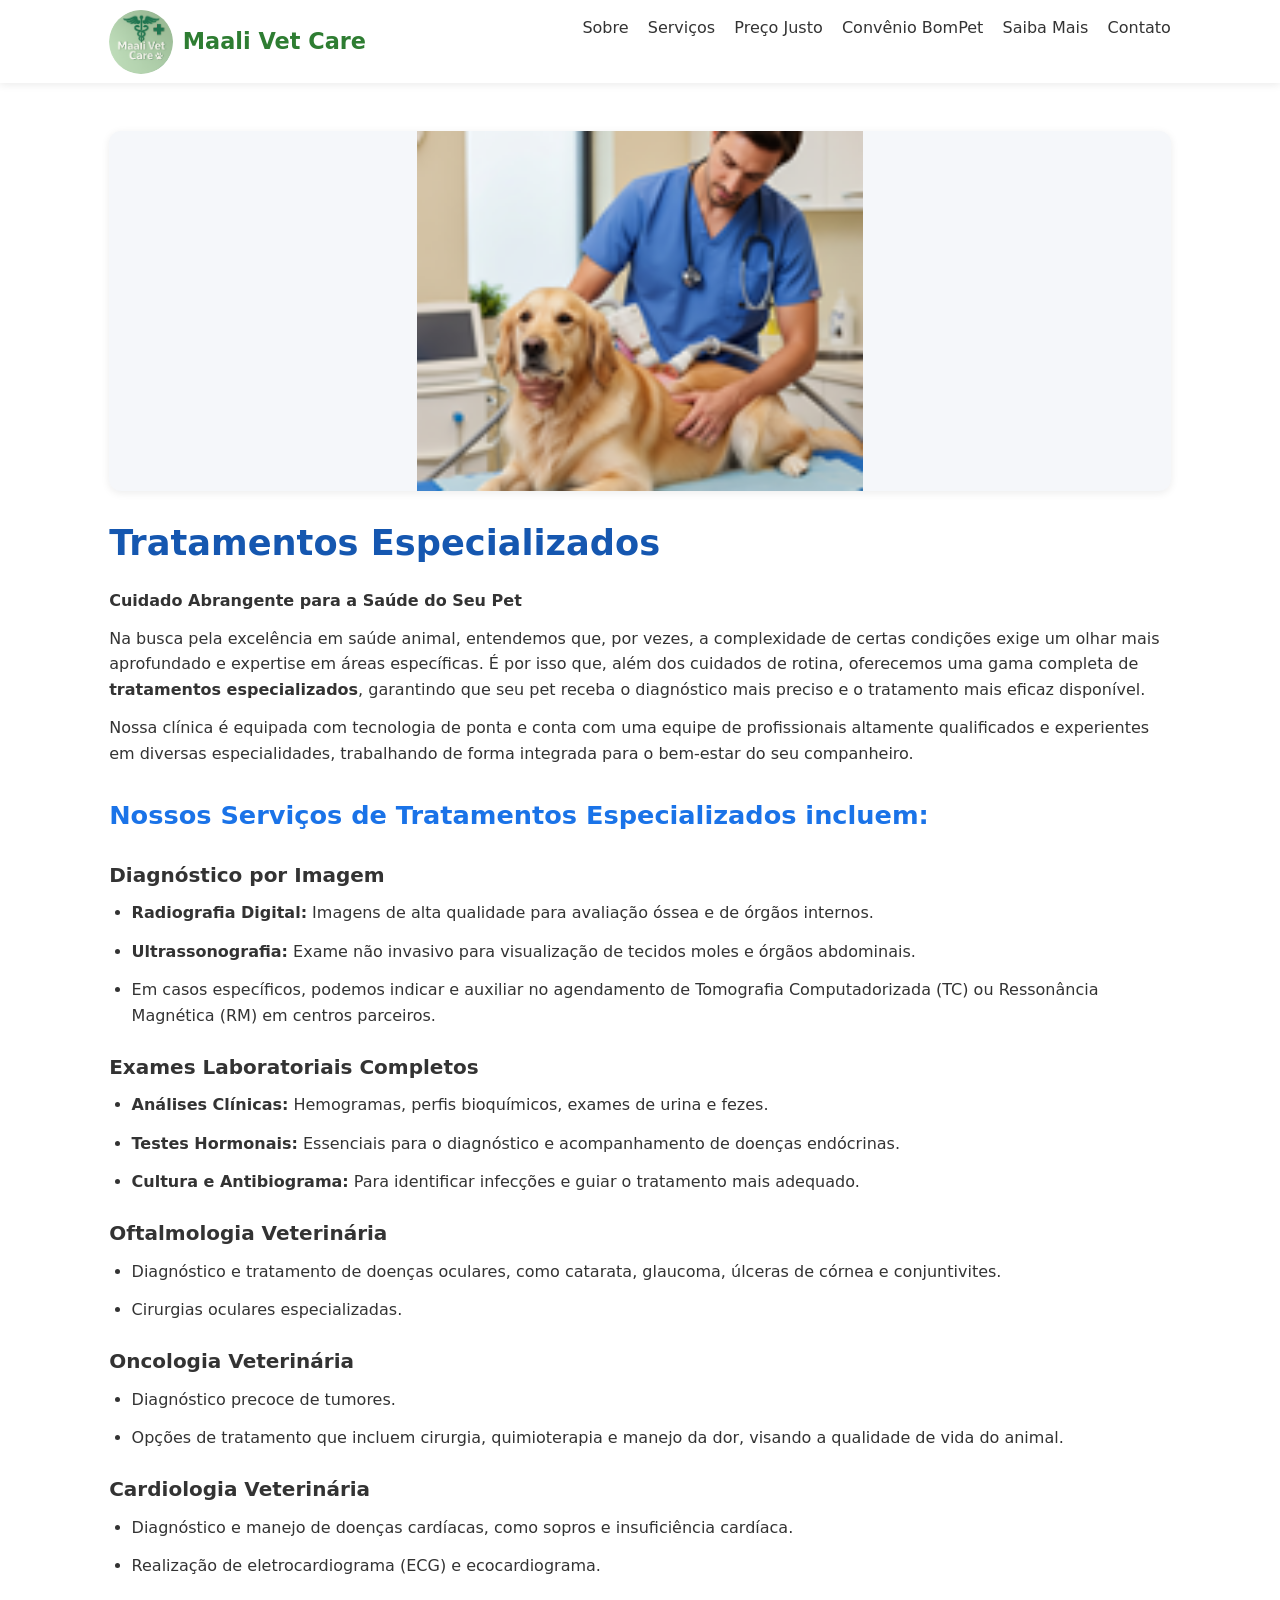
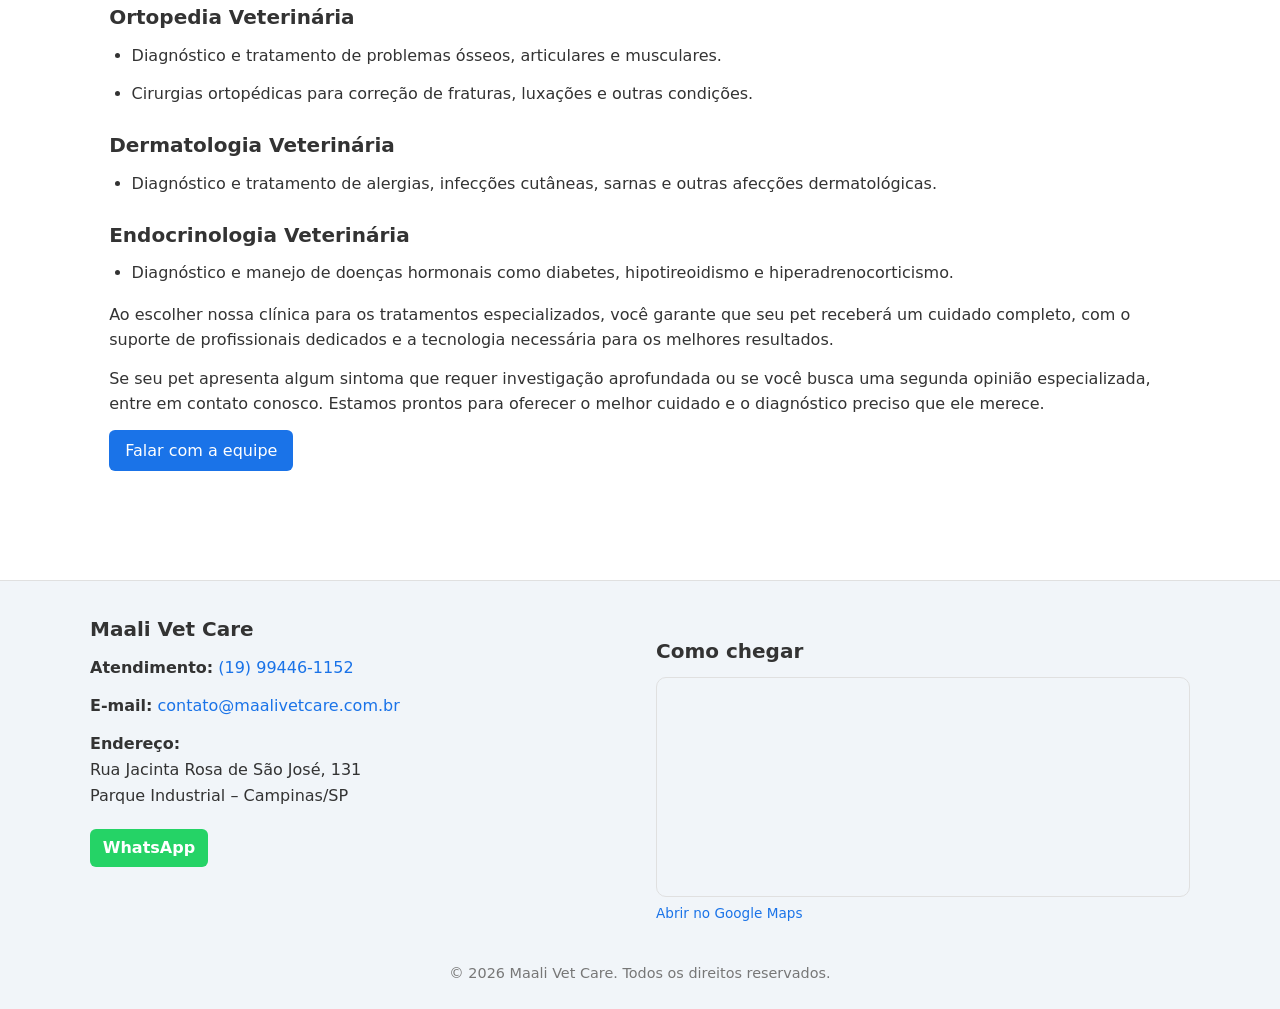
<file: tratamentos-especializados.html>
<!DOCTYPE html>
<html lang="pt-BR">
<head>
  <meta charset="UTF-8">
  <meta name="viewport" content="width=device-width, initial-scale=1.0">
  <title>Tratamentos Especializados - Maali Vet Care</title>
  <link rel="stylesheet" href="css/style.css">
</head>
<body>
  <header>
    <div class="header-inner">
      <a href="index.html" class="logo">
        <img src="imagens/logo.png" alt="Maali Vet Care" onerror="this.style.display='none'">
        <span>Maali <span>Vet Care</span></span>
      </a>
      <nav>
        <ul>
          <li><a href="index.html">Sobre</a></li>
          <li><a href="servicos.html">Serviços</a></li>
          <li><a href="preco-justo.html">Preço Justo</a></li>
          <li><a href="convenio-bompet.html">Convênio BomPet</a></li>
          <li><a href="saiba-mais.html">Saiba Mais</a></li>
          <li><a href="contato.html">Contato</a></li>
        </ul>
      </nav>
    </div>
  </header>

  <main>
    <img src="imagens/Especialidades.png" alt="Tratamentos especializados" class="page-img">

    <h1>Tratamentos Especializados</h1>
    <p><strong>Cuidado Abrangente para a Saúde do Seu Pet</strong></p>

    <p>Na busca pela excelência em saúde animal, entendemos que, por vezes, a complexidade de certas condições exige um olhar mais aprofundado e expertise em áreas específicas. É por isso que, além dos cuidados de rotina, oferecemos uma gama completa de <strong>tratamentos especializados</strong>, garantindo que seu pet receba o diagnóstico mais preciso e o tratamento mais eficaz disponível.</p>

    <p>Nossa clínica é equipada com tecnologia de ponta e conta com uma equipe de profissionais altamente qualificados e experientes em diversas especialidades, trabalhando de forma integrada para o bem-estar do seu companheiro.</p>

    <h2>Nossos Serviços de Tratamentos Especializados incluem:</h2>

    <h3>Diagnóstico por Imagem</h3>
    <ul>
      <li><strong>Radiografia Digital:</strong> Imagens de alta qualidade para avaliação óssea e de órgãos internos.</li>
      <li><strong>Ultrassonografia:</strong> Exame não invasivo para visualização de tecidos moles e órgãos abdominais.</li>
      <li>Em casos específicos, podemos indicar e auxiliar no agendamento de Tomografia Computadorizada (TC) ou Ressonância Magnética (RM) em centros parceiros.</li>
    </ul>

    <h3>Exames Laboratoriais Completos</h3>
    <ul>
      <li><strong>Análises Clínicas:</strong> Hemogramas, perfis bioquímicos, exames de urina e fezes.</li>
      <li><strong>Testes Hormonais:</strong> Essenciais para o diagnóstico e acompanhamento de doenças endócrinas.</li>
      <li><strong>Cultura e Antibiograma:</strong> Para identificar infecções e guiar o tratamento mais adequado.</li>
    </ul>

    <h3>Oftalmologia Veterinária</h3>
    <ul>
      <li>Diagnóstico e tratamento de doenças oculares, como catarata, glaucoma, úlceras de córnea e conjuntivites.</li>
      <li>Cirurgias oculares especializadas.</li>
    </ul>

    <h3>Oncologia Veterinária</h3>
    <ul>
      <li>Diagnóstico precoce de tumores.</li>
      <li>Opções de tratamento que incluem cirurgia, quimioterapia e manejo da dor, visando a qualidade de vida do animal.</li>
    </ul>

    <h3>Cardiologia Veterinária</h3>
    <ul>
      <li>Diagnóstico e manejo de doenças cardíacas, como sopros e insuficiência cardíaca.</li>
      <li>Realização de eletrocardiograma (ECG) e ecocardiograma.</li>
    </ul>

    <h3>Ortopedia Veterinária</h3>
    <ul>
      <li>Diagnóstico e tratamento de problemas ósseos, articulares e musculares.</li>
      <li>Cirurgias ortopédicas para correção de fraturas, luxações e outras condições.</li>
    </ul>

    <h3>Dermatologia Veterinária</h3>
    <ul>
      <li>Diagnóstico e tratamento de alergias, infecções cutâneas, sarnas e outras afecções dermatológicas.</li>
    </ul>

    <h3>Endocrinologia Veterinária</h3>
    <ul>
      <li>Diagnóstico e manejo de doenças hormonais como diabetes, hipotireoidismo e hiperadrenocorticismo.</li>
    </ul>

    <p>Ao escolher nossa clínica para os tratamentos especializados, você garante que seu pet receberá um cuidado completo, com o suporte de profissionais dedicados e a tecnologia necessária para os melhores resultados.</p>

    <p>Se seu pet apresenta algum sintoma que requer investigação aprofundada ou se você busca uma segunda opinião especializada, entre em contato conosco. Estamos prontos para oferecer o melhor cuidado e o diagnóstico preciso que ele merece.</p>
    <p><a href="https://wa.me/5519994461152" class="btn" target="_blank">Falar com a equipe</a></p>
  </main>

  <footer>
    <div class="footer-inner">
      <div class="footer-contact">
        <h3>Maali Vet Care</h3>
        <p><strong>Atendimento:</strong> <a href="https://wa.me/5519994461152" target="_blank">(19) 99446-1152</a></p>
        <p><strong>E-mail:</strong> <a href="mailto:contato@maalivetcare.com.br">contato@maalivetcare.com.br</a></p>
        <p><strong>Endereço:</strong><br>Rua Jacinta Rosa de São José, 131<br>Parque Industrial – Campinas/SP</p>
        <a href="https://wa.me/5519994461152" class="whatsapp" target="_blank">WhatsApp</a>
      </div>
      <div>
        <h3>Como chegar</h3>
        <div class="map-container">
          <iframe src="https://www.google.com/maps/embed?pb=!1m18!1m12!1m3!1d3674.707929248008!2d-47.08571422568373!3d-22.924141279242857!2m3!1f0!2f0!3f0!3m2!1i1024!2i768!4f13.1!3m3!1m2!1s0x94c8c7ed9b0084cd%3A0x182d134906885b27!2sMaali%20Vet%20Care%20Cl%C3%ADnica%20Veterin%C3%A1ria!5e0!3m2!1spt-BR!2sbr!4v1791651511752!5m2!1spt-BR!2sbr" allowfullscreen="" loading="lazy" referrerpolicy="no-referrer-when-downgrade"></iframe>
        </div>
        <p style="font-size:0.85rem; margin-top:0.4rem;"><a href="https://www.google.com/maps/search/?api=1&query=Rua+Jacinta+Rosa+de+S%C3%A3o+Jos%C3%A9+131+Parque+Industrial+Campinas+SP" target="_blank">Abrir no Google Maps</a></p>
      </div>
    </div>
    <div class="copyright">© 2026 Maali Vet Care. Todos os direitos reservados.</div>
  </footer>
</body>
</html>
</file>
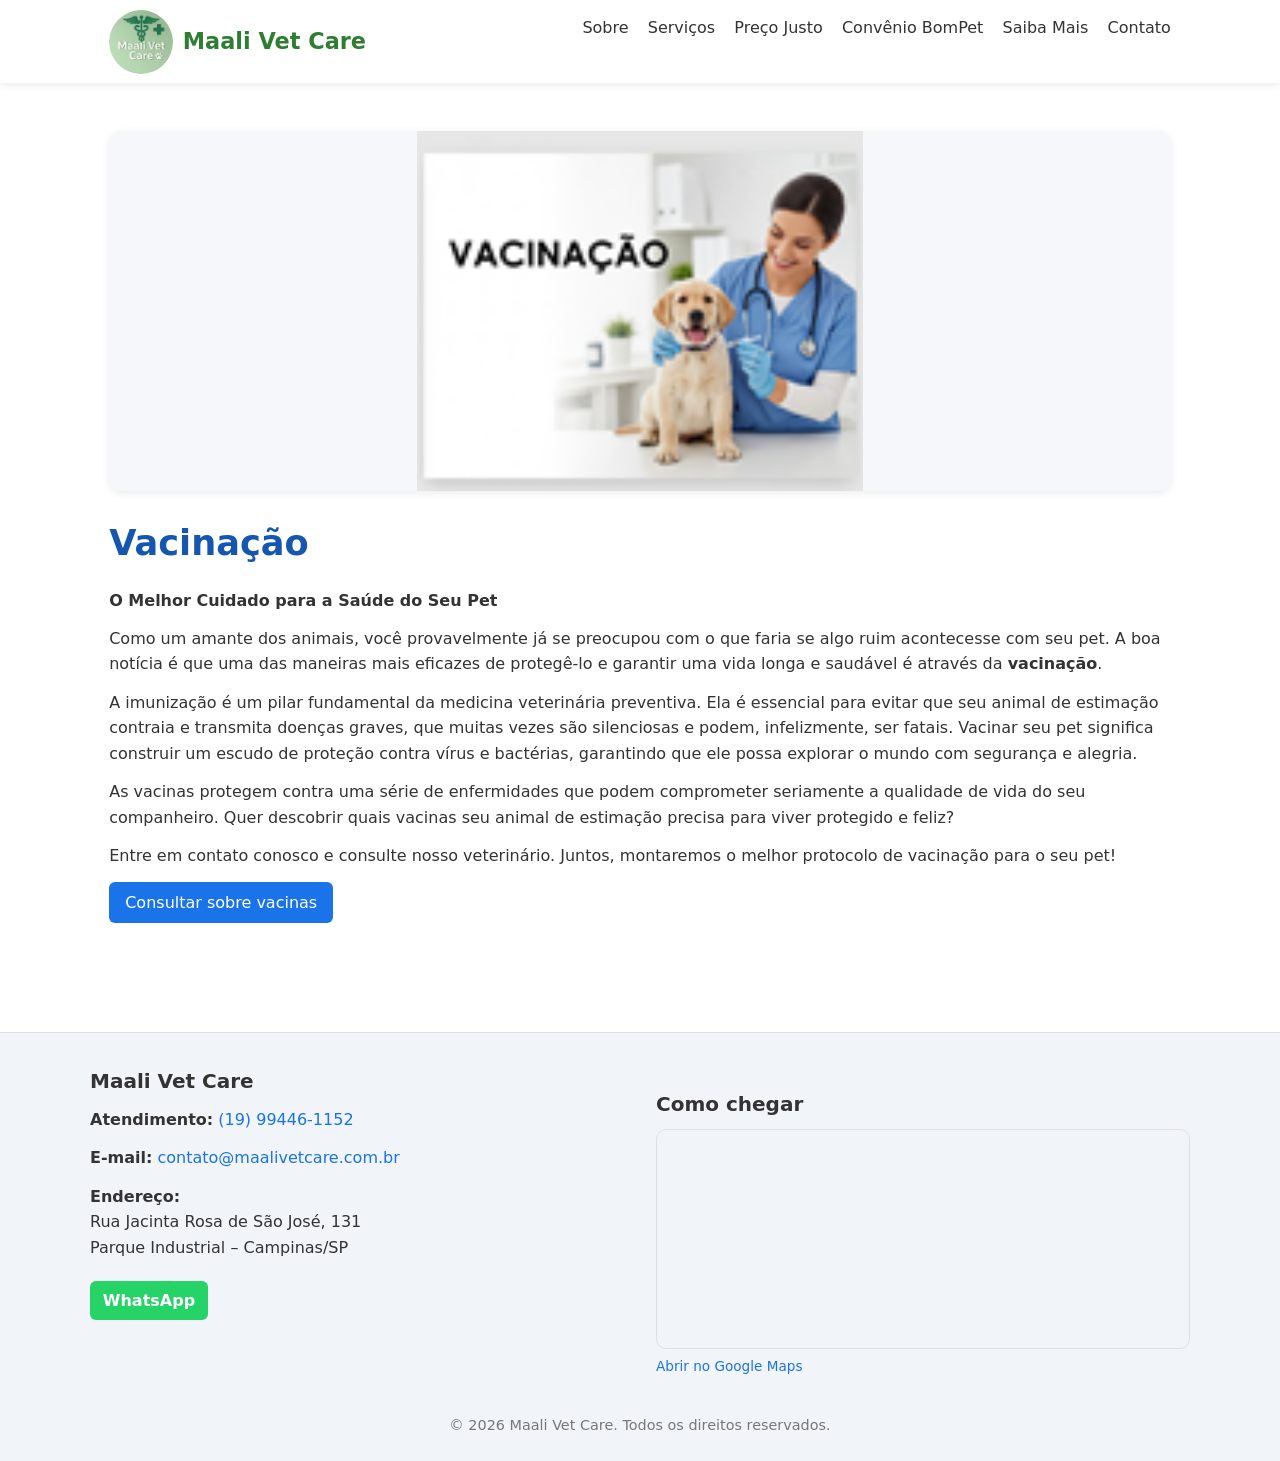
<file: vacinacao.html>
<!DOCTYPE html>
<html lang="pt-BR">
<head>
  <meta charset="UTF-8">
  <meta name="viewport" content="width=device-width, initial-scale=1.0">
  <title>Vacinação - Maali Vet Care</title>
  <link rel="stylesheet" href="css/style.css">
</head>
<body>
  <header>
    <div class="header-inner">
      <a href="index.html" class="logo">
        <img src="imagens/logo.png" alt="Maali Vet Care" onerror="this.style.display='none'">
        <span>Maali <span>Vet Care</span></span>
      </a>
      <nav>
        <ul>
          <li><a href="index.html">Sobre</a></li>
          <li><a href="servicos.html">Serviços</a></li>
          <li><a href="preco-justo.html">Preço Justo</a></li>
          <li><a href="convenio-bompet.html">Convênio BomPet</a></li>
          <li><a href="saiba-mais.html">Saiba Mais</a></li>
          <li><a href="contato.html">Contato</a></li>
        </ul>
      </nav>
    </div>
  </header>

  <main>
    <img src="imagens/Vacinação.png" alt="Vacinação de pets" class="page-img">

    <h1>Vacinação</h1>
    <p><strong>O Melhor Cuidado para a Saúde do Seu Pet</strong></p>

    <p>Como um amante dos animais, você provavelmente já se preocupou com o que faria se algo ruim acontecesse com seu pet. A boa notícia é que uma das maneiras mais eficazes de protegê-lo e garantir uma vida longa e saudável é através da <strong>vacinação</strong>.</p>

    <p>A imunização é um pilar fundamental da medicina veterinária preventiva. Ela é essencial para evitar que seu animal de estimação contraia e transmita doenças graves, que muitas vezes são silenciosas e podem, infelizmente, ser fatais. Vacinar seu pet significa construir um escudo de proteção contra vírus e bactérias, garantindo que ele possa explorar o mundo com segurança e alegria.</p>

    <p>As vacinas protegem contra uma série de enfermidades que podem comprometer seriamente a qualidade de vida do seu companheiro. Quer descobrir quais vacinas seu animal de estimação precisa para viver protegido e feliz?</p>

    <p>Entre em contato conosco e consulte nosso veterinário. Juntos, montaremos o melhor protocolo de vacinação para o seu pet!</p>
    <p><a href="https://wa.me/5519994461152" class="btn" target="_blank">Consultar sobre vacinas</a></p>
  </main>

  <footer>
    <div class="footer-inner">
      <div class="footer-contact">
        <h3>Maali Vet Care</h3>
        <p><strong>Atendimento:</strong> <a href="https://wa.me/5519994461152" target="_blank">(19) 99446-1152</a></p>
        <p><strong>E-mail:</strong> <a href="mailto:contato@maalivetcare.com.br">contato@maalivetcare.com.br</a></p>
        <p><strong>Endereço:</strong><br>Rua Jacinta Rosa de São José, 131<br>Parque Industrial – Campinas/SP</p>
        <a href="https://wa.me/5519994461152" class="whatsapp" target="_blank">WhatsApp</a>
      </div>
      <div>
        <h3>Como chegar</h3>
        <div class="map-container">
          <iframe src="https://www.google.com/maps/embed?pb=!1m18!1m12!1m3!1d3674.707929248008!2d-47.08571422568373!3d-22.924141279242857!2m3!1f0!2f0!3f0!3m2!1i1024!2i768!4f13.1!3m3!1m2!1s0x94c8c7ed9b0084cd%3A0x182d134906885b27!2sMaali%20Vet%20Care%20Cl%C3%ADnica%20Veterin%C3%A1ria!5e0!3m2!1spt-BR!2sbr!4v1791651511752!5m2!1spt-BR!2sbr" allowfullscreen="" loading="lazy" referrerpolicy="no-referrer-when-downgrade"></iframe>
        </div>
        <p style="font-size:0.85rem; margin-top:0.4rem;"><a href="https://www.google.com/maps/search/?api=1&query=Rua+Jacinta+Rosa+de+S%C3%A3o+Jos%C3%A9+131+Parque+Industrial+Campinas+SP" target="_blank">Abrir no Google Maps</a></p>
      </div>
    </div>
    <div class="copyright">© 2026 Maali Vet Care. Todos os direitos reservados.</div>
  </footer>
</body>
</html>
</file>
<file: css/style.css>
/* Maali Vet Care - Site estático (atualizado) */
:root {
  --primary: #1a73e8;
  --primary-dark: #1557b0;
  --accent: #2e7d32;
  --text: #333;
  --text-light: #555;
  --bg: #ffffff;
  --bg-light: #f8f9fa;
  --border: #e0e0e0;
  --shadow: 0 2px 8px rgba(0,0,0,0.08);
}

* { box-sizing: border-box; margin: 0; padding: 0; }

body {
  font-family: 'Segoe UI', system-ui, -apple-system, sans-serif;
  color: var(--text);
  background: var(--bg);
  line-height: 1.6;
  font-size: 16px;
}

a { color: var(--primary); text-decoration: none; }
a:hover { text-decoration: underline; }
img { max-width: 100%; height: auto; display: block; }

/* Header */
header {
  background: #fff;
  box-shadow: var(--shadow);
  position: sticky;
  top: 0;
  z-index: 100;
}

.header-inner {
  max-width: 1100px;
  margin: 0 auto;
  padding: 0.6rem 1.2rem;
  display: flex;
  justify-content: space-between;
  align-items: center;
}

.logo {
  display: flex;
  align-items: center;
  gap: 0.6rem;
  text-decoration: none;
  color: var(--primary);
  font-size: 1.4rem;
  font-weight: 700;
}

.logo img {
  height: 64px;
  width: auto;
  border-radius: 50%;
}

.logo span { color: var(--accent); }

.logo:hover { text-decoration: none; }

nav ul { list-style: none; display: flex; gap: 1.2rem; }
nav a {
  color: var(--text);
  font-weight: 500;
  padding: 0.3rem 0;
}
nav a:hover, nav a.active {
  color: var(--primary);
  text-decoration: none;
  border-bottom: 2px solid var(--primary);
}

/* Main */
main {
  max-width: 1100px;
  margin: 0 auto;
  padding: 2rem 1.2rem 4rem;
}

h1 { font-size: 2.2rem; margin-bottom: 1rem; color: var(--primary-dark); }
h2 { font-size: 1.6rem; margin: 1.8rem 0 0.8rem; color: var(--primary); }
h3 { font-size: 1.25rem; margin: 1.4rem 0 0.6rem; }
p, li { margin-bottom: 0.8rem; }
ul { padding-left: 1.4rem; margin-bottom: 1rem; }

/* Imagens de página (hero e internas) - mostram a imagem completa */
.hero-img, .page-img {
  width: 100%;
  max-height: 420px;
  object-fit: contain;
  background: #f5f7fa;
  border-radius: 12px;
  margin-bottom: 1.5rem;
  box-shadow: var(--shadow);
}

.page-img { max-height: 360px; margin: 1rem 0 1.5rem; }

/* Services grid */
.services-grid {
  display: grid;
  grid-template-columns: repeat(auto-fill, minmax(260px, 1fr));
  gap: 1.5rem;
  margin-top: 1.5rem;
}

.service-card {
  background: #fff;
  border: 1px solid var(--border);
  border-radius: 12px;
  overflow: hidden;
  box-shadow: var(--shadow);
  transition: transform 0.2s, box-shadow 0.2s;
  display: flex;
  flex-direction: column;
}

.service-card:hover {
  transform: translateY(-4px);
  box-shadow: 0 6px 16px rgba(0,0,0,0.12);
}

.service-card .img-wrap {
  background: #f5f7fa;
  height: 200px;
  display: flex;
  align-items: center;
  justify-content: center;
  padding: 0.5rem;
}

.service-card img {
  max-width: 100%;
  max-height: 180px;
  width: auto;
  height: auto;
  object-fit: contain;
}

.service-card .card-body { padding: 1rem; flex: 1; }
.service-card h3 { margin: 0 0 0.5rem; font-size: 1.15rem; }
.service-card p { font-size: 0.95rem; color: var(--text-light); margin-bottom: 0.8rem; }

.btn {
  display: inline-block;
  background: var(--primary);
  color: #fff;
  padding: 0.5rem 1rem;
  border-radius: 6px;
  font-weight: 500;
  text-decoration: none;
}
.btn:hover { background: var(--primary-dark); text-decoration: none; }

/* Footer */
footer {
  background: #f1f5f9;
  border-top: 1px solid var(--border);
  padding: 2rem 1.2rem 1.5rem;
  margin-top: 2rem;
}

.footer-inner {
  max-width: 1100px;
  margin: 0 auto;
  display: grid;
  grid-template-columns: 1fr 1fr;
  gap: 2rem;
}

.footer-contact h3 { margin-top: 0; }

.map-container {
  height: 220px;
  border-radius: 10px;
  overflow: hidden;
  border: 1px solid var(--border);
}
.map-container iframe { width: 100%; height: 100%; border: 0; }

.whatsapp {
  display: inline-block;
  background: #25d366;
  color: #fff;
  padding: 0.4rem 0.8rem;
  border-radius: 6px;
  font-weight: 600;
  margin-top: 0.5rem;
}
.whatsapp:hover { background: #1da851; text-decoration: none; }

.copyright {
  text-align: center;
  margin-top: 1.5rem;
  font-size: 0.9rem;
  color: #777;
}

@media (max-width: 700px) {
  .header-inner { flex-direction: column; gap: 0.6rem; }
  nav ul { flex-wrap: wrap; justify-content: center; gap: 0.6rem 1rem; }
  .footer-inner { grid-template-columns: 1fr; }
  h1 { font-size: 1.8rem; }
  .logo img { height: 52px; }
}
</file>
